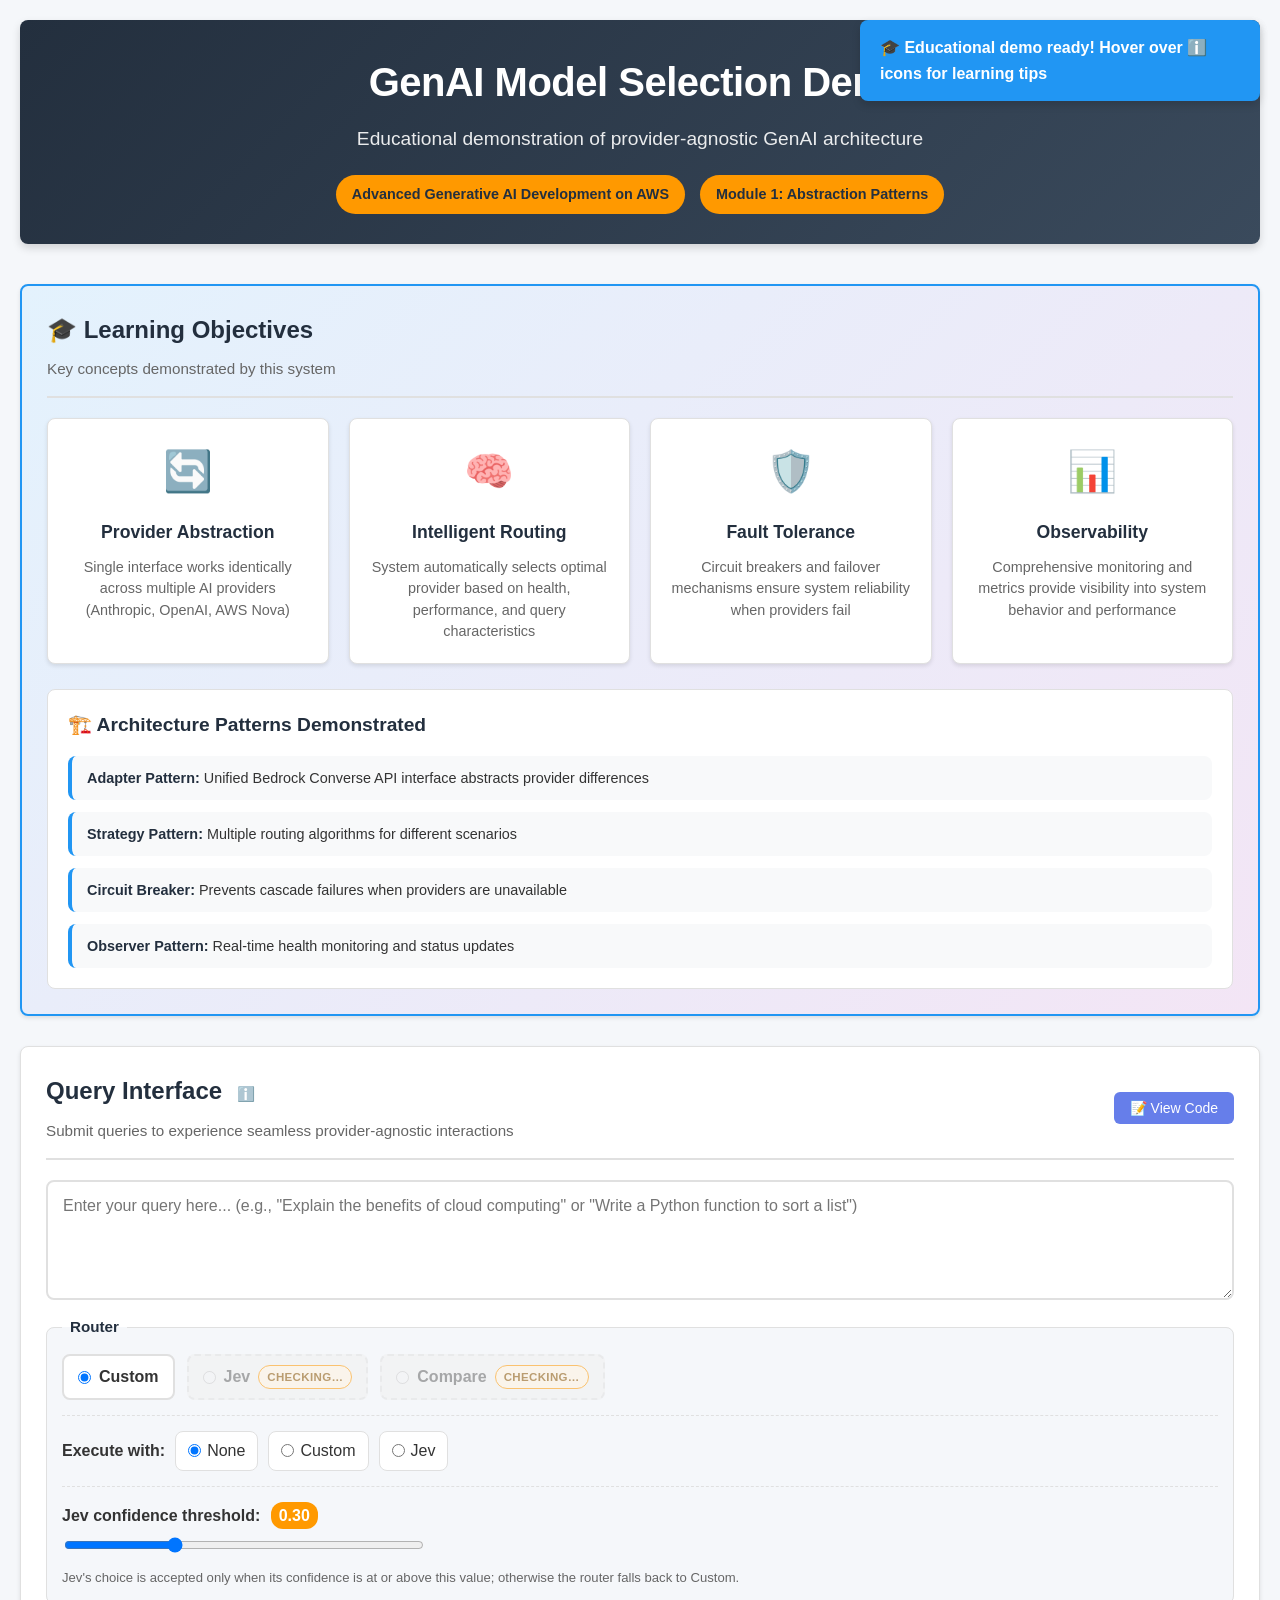
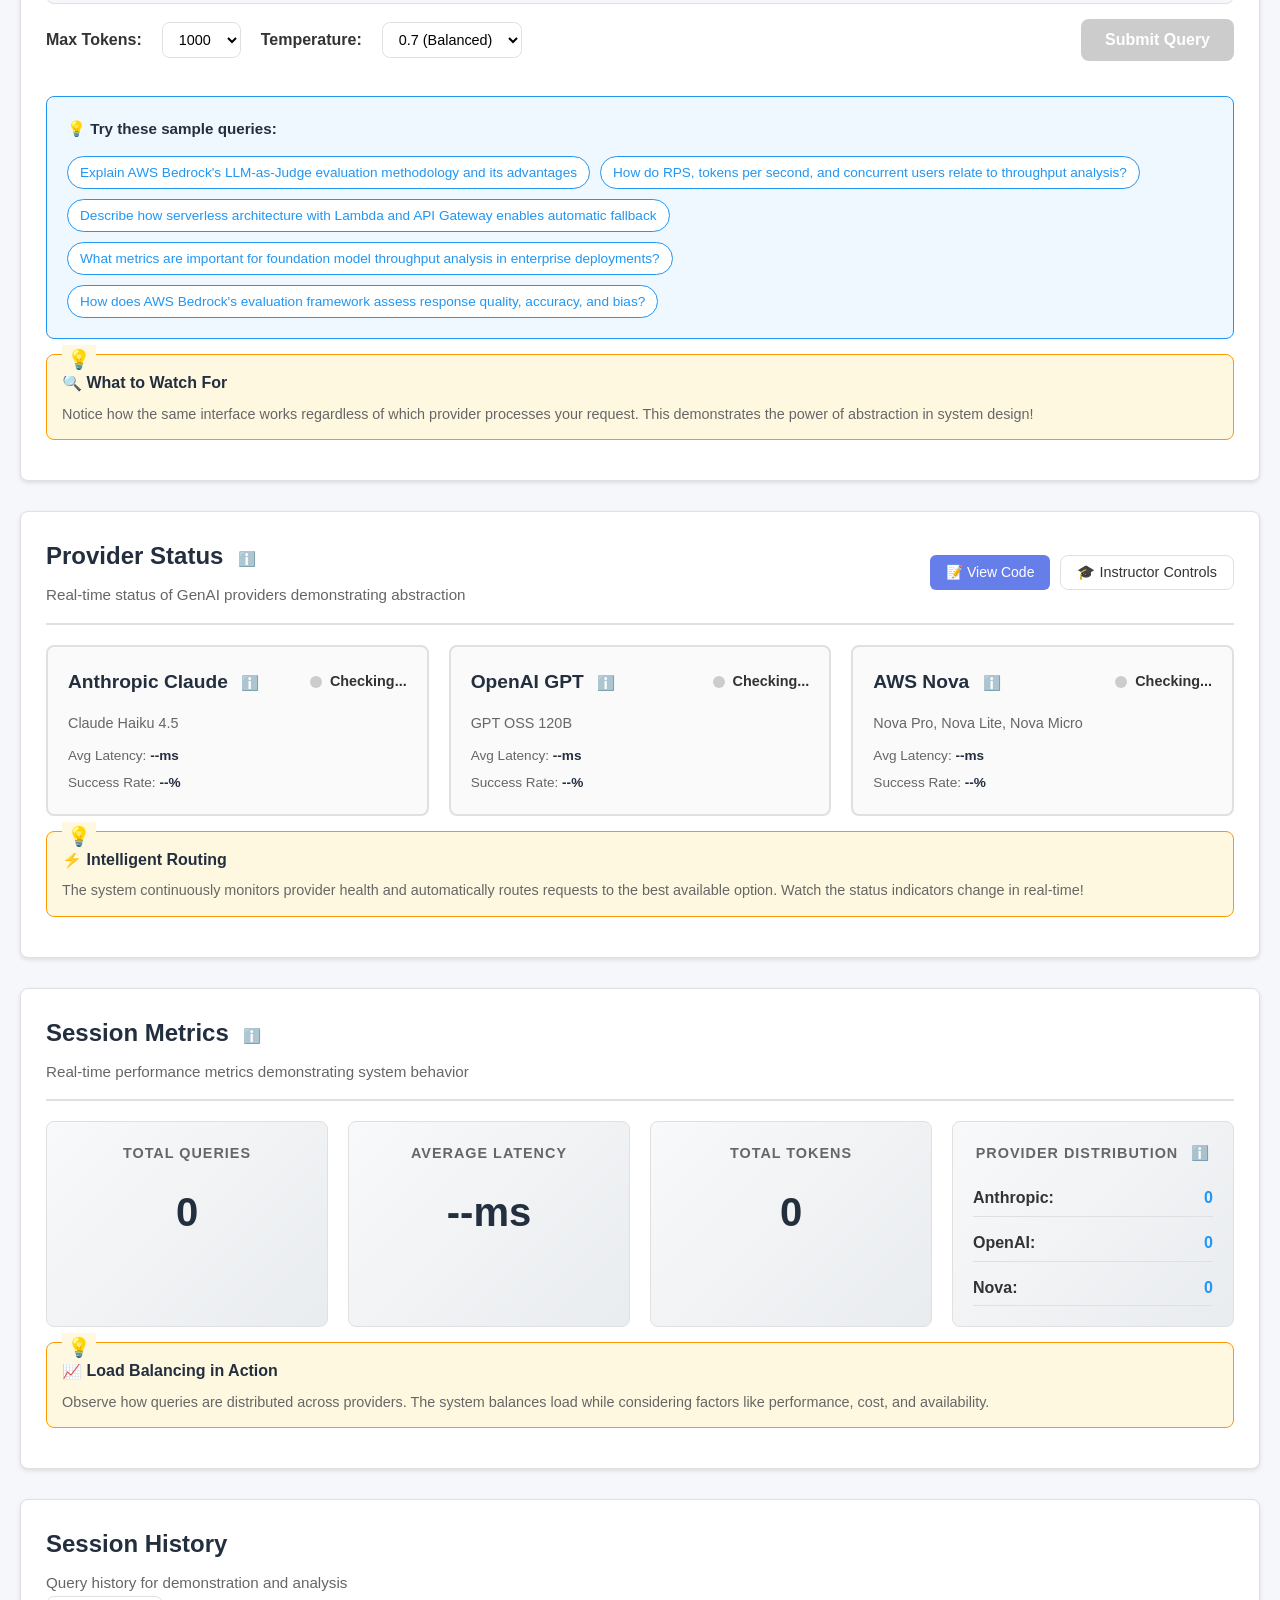
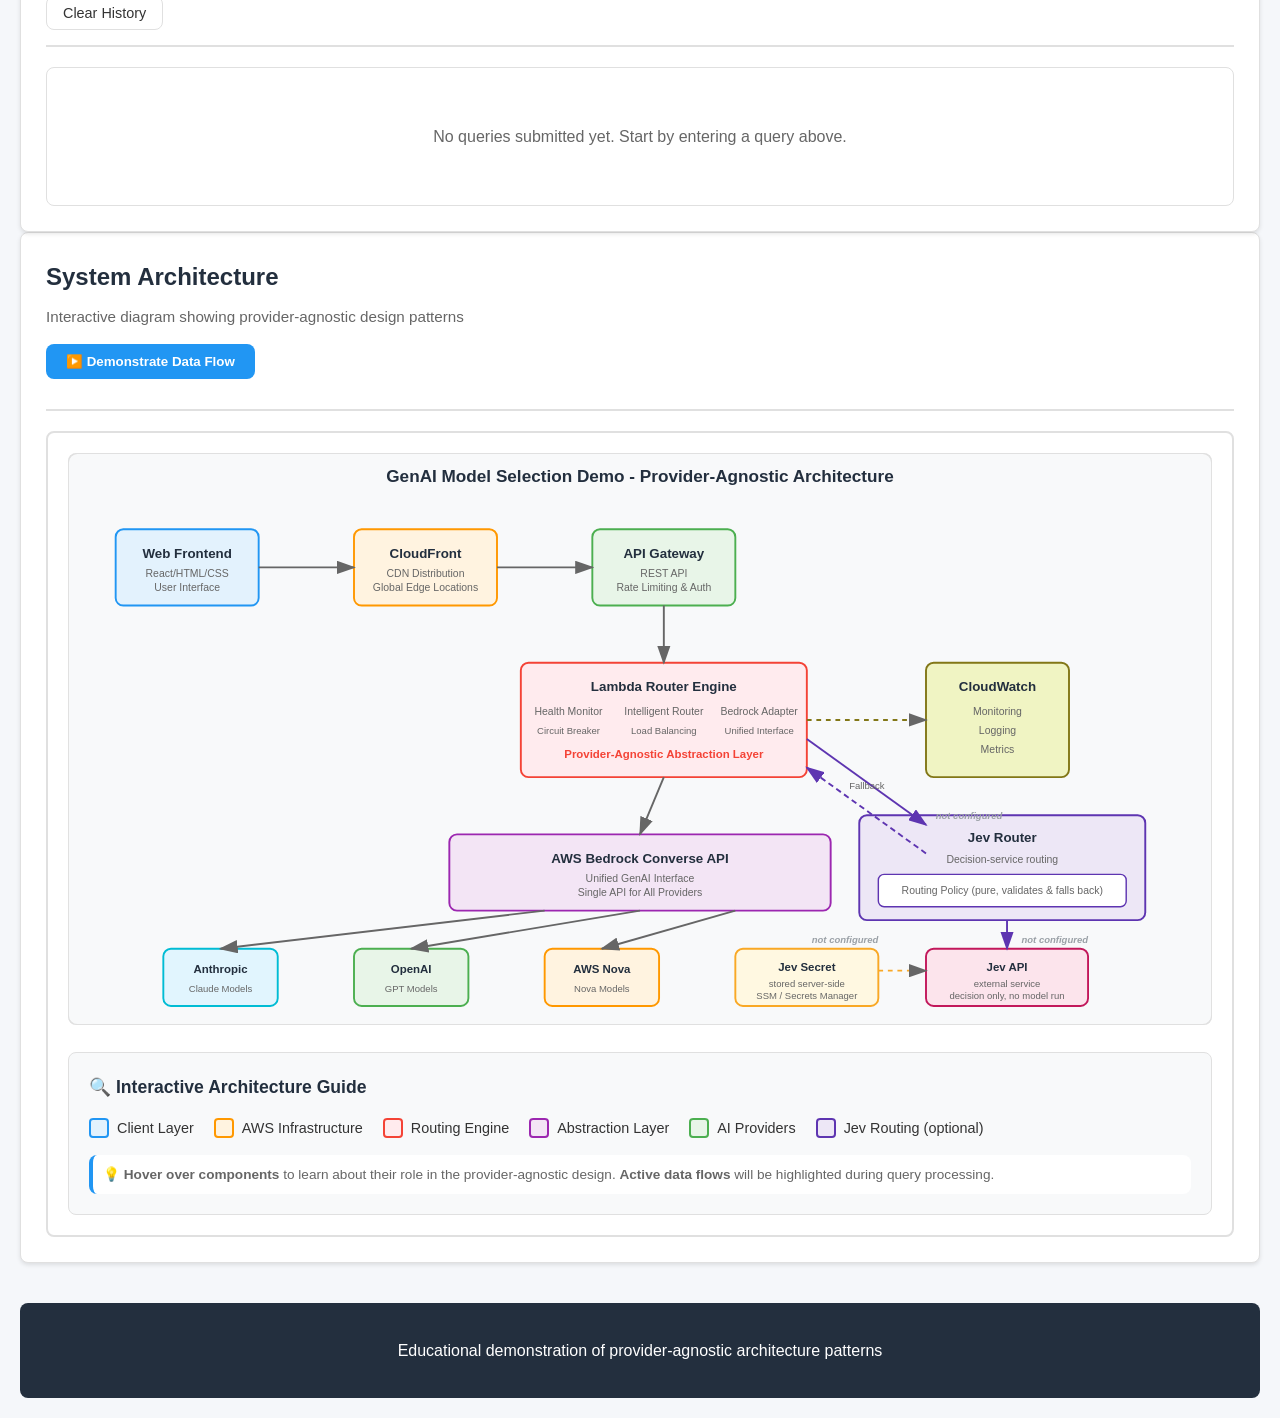
<file: 01_intell_model_select/web/index.html>
<!DOCTYPE html>
<html lang="en">
<head>
    <meta charset="UTF-8">
    <meta name="viewport" content="width=device-width, initial-scale=1.0">
    <title>GenAI Model Selection Demo - Provider-Agnostic Architecture</title>
    <link rel="stylesheet" href="styles.css">
</head>
<body>
    <div id="app">
        <!-- Header Section -->
        <header class="demo-header">
            <h1>GenAI Model Selection Demo</h1>
            <p class="subtitle">Educational demonstration of provider-agnostic GenAI architecture</p>
            <div class="demo-info">
                <span class="info-badge">Advanced Generative AI Development on AWS</span>
                <span class="info-badge">Module 1: Abstraction Patterns</span>
            </div>
        </header>

        <!-- Educational Information Panel -->
        <section class="educational-panel">
            <div class="section-header">
                <h2>🎓 Learning Objectives</h2>
                <p class="section-description">Key concepts demonstrated by this system</p>
            </div>
            
            <div class="learning-objectives">
                <div class="objective-card">
                    <div class="objective-icon">🔄</div>
                    <h3>Provider Abstraction</h3>
                    <p>Single interface works identically across multiple AI providers (Anthropic, OpenAI, AWS Nova)</p>
                </div>
                
                <div class="objective-card">
                    <div class="objective-icon">🧠</div>
                    <h3>Intelligent Routing</h3>
                    <p>System automatically selects optimal provider based on health, performance, and query characteristics</p>
                </div>
                
                <div class="objective-card">
                    <div class="objective-icon">🛡️</div>
                    <h3>Fault Tolerance</h3>
                    <p>Circuit breakers and failover mechanisms ensure system reliability when providers fail</p>
                </div>
                
                <div class="objective-card">
                    <div class="objective-icon">📊</div>
                    <h3>Observability</h3>
                    <p>Comprehensive monitoring and metrics provide visibility into system behavior and performance</p>
                </div>
            </div>
            
            <div class="key-patterns">
                <h3>🏗️ Architecture Patterns Demonstrated</h3>
                <div class="pattern-list">
                    <div class="pattern-item">
                        <strong>Adapter Pattern:</strong> Unified Bedrock Converse API interface abstracts provider differences
                    </div>
                    <div class="pattern-item">
                        <strong>Strategy Pattern:</strong> Multiple routing algorithms for different scenarios
                    </div>
                    <div class="pattern-item">
                        <strong>Circuit Breaker:</strong> Prevents cascade failures when providers are unavailable
                    </div>
                    <div class="pattern-item">
                        <strong>Observer Pattern:</strong> Real-time health monitoring and status updates
                    </div>
                </div>
            </div>
        </section>

        <!-- Main Interface Section -->
        <main class="main-interface">
            <!-- Query Input Section -->
            <section class="query-section">
                <div class="section-header">
                    <div style="display: flex; justify-content: space-between; align-items: center; width: 100%;">
                        <div>
                            <h2>Query Interface 
                                <span class="help-icon" data-tooltip="This interface demonstrates provider-agnostic design - the same interface works identically regardless of which AI provider (Anthropic, OpenAI, or Nova) processes your request.">ℹ️</span>
                            </h2>
                            <p class="section-description">Submit queries to experience seamless provider-agnostic interactions</p>
                        </div>
                        <button class="code-view-btn" onclick="showCodeModal('query-interface')" style="background: #667eea; color: white; border: none; padding: 8px 16px; border-radius: 6px; cursor: pointer; font-size: 14px;">📝 View Code</button>
                    </div>
                </div>
                
                <div class="query-input-container">
                    <textarea 
                        id="queryInput" 
                        placeholder="Enter your query here... (e.g., 'Explain the benefits of cloud computing')"
                        rows="4"
                        maxlength="2000"
                    ></textarea>

                    <!-- Router Mode Selection (Jev comparison feature) -->
                    <fieldset id="routerModeFieldset" class="router-mode-fieldset">
                        <legend class="router-mode-legend">Router</legend>
                        <div id="routerModeGroup" class="router-mode-group" role="radiogroup" aria-label="Router mode">
                            <label class="router-mode-option" for="routerModeCustom">
                                <input type="radio" id="routerModeCustom" name="routerMode" value="custom" checked>
                                <span class="router-mode-label-text">Custom</span>
                            </label>
                            <label class="router-mode-option" for="routerModeJev">
                                <input type="radio" id="routerModeJev" name="routerMode" value="jev">
                                <span class="router-mode-label-text">Jev</span>
                                <span class="router-mode-not-configured" id="jevNotConfiguredLabel" hidden>not configured</span>
                            </label>
                            <label class="router-mode-option" for="routerModeCompare">
                                <input type="radio" id="routerModeCompare" name="routerMode" value="compare">
                                <span class="router-mode-label-text">Compare</span>
                                <span class="router-mode-not-configured" id="compareNotConfiguredLabel" hidden>not configured</span>
                            </label>
                        </div>

                        <!-- Execute-with choice, only relevant in Compare mode -->
                        <div id="executeRouterGroupContainer" class="execute-router-container" hidden>
                            <span class="execute-router-prompt" id="executeRouterLabel">Execute with:</span>
                            <div id="executeRouterGroup" class="execute-router-group" role="radiogroup" aria-labelledby="executeRouterLabel">
                                <label class="execute-router-option" for="executeRouterNone">
                                    <input type="radio" id="executeRouterNone" name="executeRouter" value="none" checked>
                                    <span class="execute-router-label-text">None</span>
                                </label>
                                <label class="execute-router-option" for="executeRouterCustom">
                                    <input type="radio" id="executeRouterCustom" name="executeRouter" value="custom">
                                    <span class="execute-router-label-text">Custom</span>
                                </label>
                                <label class="execute-router-option" for="executeRouterJev">
                                    <input type="radio" id="executeRouterJev" name="executeRouter" value="jev">
                                    <span class="execute-router-label-text">Jev</span>
                                </label>
                            </div>
                        </div>

                        <!-- Privacy notice: shown in Jev and Compare modes -->
                        <p id="jevPrivacyNotice" class="jev-privacy-notice" role="note" hidden>
                            Query text is sent to TypeSafe when using the Jev router.
                        </p>
                        <!-- Recorded-mode label area -->
                        <p id="jevRecordedNotice" class="jev-recorded-notice" role="note" hidden>
                            Recorded sample, not live. Query text is not sent to TypeSafe.
                        </p>

                        <!-- Jev confidence threshold slider. Overrides the server
                             default for the submitted query so a presenter can watch
                             Jev accept its choice vs fall back to the custom router. -->
                        <div id="jevThresholdContainer" class="jev-threshold-container">
                            <label for="jevThresholdSlider" class="jev-threshold-label">
                                Jev confidence threshold:
                                <span id="jevThresholdValue" class="jev-threshold-value">0.30</span>
                            </label>
                            <input type="range" id="jevThresholdSlider" class="jev-threshold-slider"
                                   min="0" max="1" step="0.05" value="0.3"
                                   aria-describedby="jevThresholdHelp">
                            <p id="jevThresholdHelp" class="jev-threshold-help">
                                Jev's choice is accepted only when its confidence is at or above this value; otherwise the router falls back to Custom.
                            </p>
                        </div>
                    </fieldset>

                    <div class="input-controls">
                        <div class="input-options">
                            <label for="maxTokens">Max Tokens:</label>
                            <select id="maxTokens">
                                <option value="500">500</option>
                                <option value="1000" selected>1000</option>
                                <option value="2000">2000</option>
                            </select>
                            
                            <label for="temperature">Temperature:</label>
                            <select id="temperature">
                                <option value="0.3">0.3 (Focused)</option>
                                <option value="0.7" selected>0.7 (Balanced)</option>
                                <option value="1.0">1.0 (Creative)</option>
                            </select>
                        </div>
                        
                        <button id="submitQuery" class="submit-btn" disabled>
                            <span class="btn-text">Submit Query</span>
                            <div class="loading-spinner" style="display: none;"></div>
                        </button>
                    </div>
                </div>
            </section>

            <!-- Provider Status Section -->
            <section class="provider-status-section">
                <div class="section-header">
                    <div style="display: flex; justify-content: space-between; align-items: center; width: 100%;">
                        <div>
                            <h2>Provider Status 
                                <span class="help-icon" data-tooltip="This section shows the health of all three AI providers. Notice how the system automatically routes to healthy providers - this is the abstraction layer in action!">ℹ️</span>
                            </h2>
                            <p class="section-description">Real-time status of GenAI providers demonstrating abstraction</p>
                        </div>
                        <div style="display: flex; gap: 10px;">
                            <button class="code-view-btn" onclick="showCodeModal('provider-status')" style="background: #667eea; color: white; border: none; padding: 8px 16px; border-radius: 6px; cursor: pointer; font-size: 14px;">📝 View Code</button>
                            <button id="toggleAdminPanel" class="admin-toggle" style="margin: 0;">🎓 Instructor Controls</button>
                        </div>
                    </div>
                </div>
                
                <div class="provider-grid">
                    <div class="provider-card" data-provider="anthropic">
                        <div class="provider-header">
                            <h3>Anthropic Claude 
                                <span class="help-icon" data-tooltip="Anthropic's Claude models excel at reasoning and analysis. This demo routes Anthropic requests to Claude Haiku 4.5 (claude-haiku-4-5) through the Bedrock Converse API.">ℹ️</span>
                            </h3>
                            <div class="status-indicator" data-status="unknown">
                                <span class="status-dot"></span>
                                <span class="status-text">Checking...</span>
                            </div>
                        </div>
                        <div class="provider-details">
                            <p class="model-info">Claude Haiku 4.5</p>
                            <div class="provider-metrics">
                                <span class="metric">Avg Latency: <span class="metric-value">--ms</span></span>
                                <span class="metric">Success Rate: <span class="metric-value">--%</span></span>
                            </div>
                        </div>
                    </div>

                    <div class="provider-card" data-provider="openai">
                        <div class="provider-header">
                            <h3>OpenAI GPT 
                                <span class="help-icon" data-tooltip="OpenAI's GPT OSS 120B model provides strong performance across reasoning, code generation, and creative tasks with excellent reliability.">ℹ️</span>
                            </h3>
                            <div class="status-indicator" data-status="unknown">
                                <span class="status-dot"></span>
                                <span class="status-text">Checking...</span>
                            </div>
                        </div>
                        <div class="provider-details">
                            <p class="model-info">GPT OSS 120B</p>
                            <div class="provider-metrics">
                                <span class="metric">Avg Latency: <span class="metric-value">--ms</span></span>
                                <span class="metric">Success Rate: <span class="metric-value">--%</span></span>
                            </div>
                        </div>
                    </div>

                    <div class="provider-card" data-provider="nova">
                        <div class="provider-header">
                            <h3>AWS Nova 
                                <span class="help-icon" data-tooltip="AWS Nova models are optimized for cost-effectiveness and integration with AWS services. Nova Pro for complex tasks, Nova Lite for balanced performance, and Nova Micro for simple queries.">ℹ️</span>
                            </h3>
                            <div class="status-indicator" data-status="unknown">
                                <span class="status-dot"></span>
                                <span class="status-text">Checking...</span>
                            </div>
                        </div>
                        <div class="provider-details">
                            <p class="model-info">Nova Pro, Nova Lite, Nova Micro</p>
                            <div class="provider-metrics">
                                <span class="metric">Avg Latency: <span class="metric-value">--ms</span></span>
                                <span class="metric">Success Rate: <span class="metric-value">--%</span></span>
                            </div>
                        </div>
                    </div>
                </div>
                
                <!-- Instructor Controls (Initially Hidden) -->
                <div class="admin-section" style="display: none; margin-top: 20px;">
                    <div class="admin-controls">
                        <div class="control-group">
                            <h3>Provider Simulation Controls</h3>
                            <div class="simulation-controls">
                                <div class="simulation-item">
                                    <label class="switch">
                                        <input type="checkbox" id="simulateAnthropicFailure">
                                        <span class="slider"></span>
                                    </label>
                                    <span class="simulation-label">Simulate Anthropic Failure</span>
                                </div>
                                <div class="simulation-item">
                                    <label class="switch">
                                        <input type="checkbox" id="simulateOpenAIFailure">
                                        <span class="slider"></span>
                                    </label>
                                    <span class="simulation-label">Simulate OpenAI Failure</span>
                                </div>
                                <div class="simulation-item">
                                    <label class="switch">
                                        <input type="checkbox" id="simulateNovaFailure">
                                        <span class="slider"></span>
                                    </label>
                                    <span class="simulation-label">Simulate Nova Failure</span>
                                </div>
                            </div>
                            <button id="resetSimulations" class="reset-btn">Reset All Simulations</button>
                            
                            <div class="simulation-impact">
                                <h5>📚 What Students Will Observe:</h5>
                                <ul>
                                    <li>Automatic failover to healthy providers</li>
                                    <li>Circuit breaker pattern preventing requests to failed services</li>
                                    <li>Load redistribution across available providers</li>
                                    <li>System resilience and graceful degradation</li>
                                    <li>Real-time status monitoring and alerting</li>
                                </ul>
                            </div>
                        </div>
                    </div>
                </div>
            </section>

            <!-- Routing Comparison Section (Jev comparison feature) -->
            <section id="comparisonSection" class="comparison-section" aria-live="polite" hidden>
                <div class="section-header">
                    <h2>Routing Comparison</h2>
                    <p class="section-description">Side-by-side routing decisions from the Custom and Jev routers</p>
                </div>

                <!-- Agreement / disagreement banner -->
                <div id="comparisonAgreement" class="comparison-agreement" role="status" hidden>
                    <span class="comparison-agreement-icon" id="comparisonAgreementIcon" aria-hidden="true"></span>
                    <span class="comparison-agreement-text" id="comparisonAgreementText"></span>
                </div>

                <div id="comparisonPanels" class="comparison-panels">
                    <!-- Custom router panel -->
                    <div id="comparisonPanelCustom" class="comparison-panel" data-router="custom">
                        <h3 class="comparison-panel-title">Custom Router</h3>
                        <dl class="comparison-panel-fields">
                            <div class="comparison-field">
                                <dt>Model</dt>
                                <dd id="comparisonCustomModel">--</dd>
                            </div>
                            <div class="comparison-field">
                                <dt>Confidence</dt>
                                <dd id="comparisonCustomConfidence">--</dd>
                            </div>
                            <div class="comparison-field">
                                <dt>Routing Latency</dt>
                                <dd id="comparisonCustomLatency">--</dd>
                            </div>
                        </dl>
                        <div class="comparison-reasoning">
                            <h4>Reasoning</h4>
                            <ul id="comparisonCustomReasoning" class="comparison-reasoning-list"></ul>
                        </div>
                    </div>

                    <!-- Jev router panel -->
                    <div id="comparisonPanelJev" class="comparison-panel" data-router="jev">
                        <h3 class="comparison-panel-title" id="comparisonJevTitle">Jev Router</h3>
                        <p id="comparisonJevFallbackLabel" class="comparison-fallback-label" hidden>Fallback to Custom</p>
                        <dl class="comparison-panel-fields">
                            <div class="comparison-field">
                                <dt>Model</dt>
                                <dd id="comparisonJevModel">--</dd>
                            </div>
                            <div class="comparison-field">
                                <dt>Confidence</dt>
                                <dd id="comparisonJevConfidence">--</dd>
                            </div>
                            <div class="comparison-field">
                                <dt>Routing Latency</dt>
                                <dd id="comparisonJevLatency">--</dd>
                            </div>
                        </dl>
                        <div class="comparison-reasoning">
                            <h4>Reasoning</h4>
                            <ul id="comparisonJevReasoning" class="comparison-reasoning-list"></ul>
                        </div>
                    </div>
                </div>

                <!-- Execute-after-compare actions (shown when no router was executed) -->
                <div id="comparisonRunActions" class="comparison-run-actions" hidden>
                    <p class="comparison-run-prompt">Execute this query with:</p>
                    <button type="button" id="runWithCustomBtn" class="comparison-run-btn">Run with Custom</button>
                    <button type="button" id="runWithJevBtn" class="comparison-run-btn">Run with Jev</button>
                </div>
            </section>

            <!-- Response Section -->
            <section class="response-section" style="display: none;">
                <div class="section-header">
                    <h2>Response</h2>
                    <p class="section-description">GenAI response with transparent provider information</p>
                </div>
                
                <div class="response-container">
                    <div class="response-metadata">
                        <div class="metadata-item">
                            <span class="metadata-label">Provider Used:</span>
                            <span class="metadata-value" id="responseProvider">--</span>
                        </div>
                        <div class="metadata-item">
                            <span class="metadata-label">Model:</span>
                            <span class="metadata-value" id="responseModel">--</span>
                        </div>
                        <div class="metadata-item">
                            <span class="metadata-label">Tokens Used:</span>
                            <span class="metadata-value" id="responseTokens">--</span>
                        </div>
                        <div class="metadata-item">
                            <span class="metadata-label">Latency:</span>
                            <span class="metadata-value" id="responseLatency">--ms</span>
                        </div>
                        <div class="metadata-item">
                            <span class="metadata-label">Timestamp:</span>
                            <span class="metadata-value" id="responseTimestamp">--</span>
                        </div>
                    </div>
                    
                    <div class="response-content">
                        <div id="responseText" class="response-text"></div>
                    </div>
                </div>
            </section>

            <!-- Metrics Dashboard Section -->
            <section class="metrics-section">
                <div class="section-header">
                    <h2>Session Metrics 
                        <span class="help-icon" data-tooltip="These metrics show how the system distributes load across providers and maintains performance. Notice how the system balances between providers automatically!">ℹ️</span>
                    </h2>
                    <p class="section-description">Real-time performance metrics demonstrating system behavior</p>
                </div>
                
                <div class="metrics-grid">
                    <div class="metric-card">
                        <h3>Total Queries</h3>
                        <div class="metric-value-large" id="totalQueries">0</div>
                    </div>
                    <div class="metric-card">
                        <h3>Average Latency</h3>
                        <div class="metric-value-large" id="avgLatency">--ms</div>
                    </div>
                    <div class="metric-card">
                        <h3>Total Tokens</h3>
                        <div class="metric-value-large" id="totalTokens">0</div>
                    </div>
                    <div class="metric-card">
                        <h3>Provider Distribution 
                            <span class="help-icon" data-tooltip="This shows how queries are distributed across providers. The intelligent routing algorithm considers factors like health, performance, and query characteristics.">ℹ️</span>
                        </h3>
                        <div class="provider-distribution" id="providerDistribution">
                            <div class="distribution-item">
                                <span class="provider-name">Anthropic:</span>
                                <span class="provider-count">0</span>
                            </div>
                            <div class="distribution-item">
                                <span class="provider-name">OpenAI:</span>
                                <span class="provider-count">0</span>
                            </div>
                            <div class="distribution-item">
                                <span class="provider-name">Nova:</span>
                                <span class="provider-count">0</span>
                            </div>
                        </div>
                    </div>
                </div>
            </section>

            <!-- Session History Section -->
            <section class="history-section">
                <div class="section-header">
                    <h2>Session History</h2>
                    <p class="section-description">Query history for demonstration and analysis</p>
                    <button id="clearHistory" class="clear-btn">Clear History</button>
                </div>
                
                <div class="history-container">
                    <div id="historyList" class="history-list">
                        <div class="history-empty">
                            <p>No queries submitted yet. Start by entering a query above.</p>
                        </div>
                    </div>
                </div>
            </section>

        </main>

        <!-- Architecture Diagram Section -->
        <section class="architecture-section">
            <div class="section-header">
                <h2>System Architecture</h2>
                <p class="section-description">Interactive diagram showing provider-agnostic design patterns</p>
            </div>
            
            <div class="architecture-container">
                <div id="architectureDiagram" class="architecture-diagram">
                    <svg viewBox="0 0 1200 600" xmlns="http://www.w3.org/2000/svg">
                        <!-- Background -->
                        <rect width="1200" height="600" fill="#F8F9FA" stroke="#E0E0E0" stroke-width="2" rx="10"/>
                        
                        <!-- Title -->
                        <text x="600" y="30" text-anchor="middle" class="diagram-title">
                            GenAI Model Selection Demo - Provider-Agnostic Architecture
                        </text>
                        
                        <!-- Client Layer -->
                        <g id="client-layer">
                            <rect x="50" y="80" width="150" height="80" fill="#E3F2FD" stroke="#2196F3" stroke-width="2" rx="8" class="component-box"/>
                            <text x="125" y="110" text-anchor="middle" class="component-title">Web Frontend</text>
                            <text x="125" y="130" text-anchor="middle" class="component-subtitle">React/HTML/CSS</text>
                            <text x="125" y="145" text-anchor="middle" class="component-subtitle">User Interface</text>
                        </g>
                        
                        <!-- CloudFront -->
                        <g id="cloudfront-layer">
                            <rect x="300" y="80" width="150" height="80" fill="#FFF3E0" stroke="#FF9800" stroke-width="2" rx="8" class="component-box"/>
                            <text x="375" y="110" text-anchor="middle" class="component-title">CloudFront</text>
                            <text x="375" y="130" text-anchor="middle" class="component-subtitle">CDN Distribution</text>
                            <text x="375" y="145" text-anchor="middle" class="component-subtitle">Global Edge Locations</text>
                        </g>
                        
                        <!-- API Gateway -->
                        <g id="api-gateway-layer">
                            <rect x="550" y="80" width="150" height="80" fill="#E8F5E8" stroke="#4CAF50" stroke-width="2" rx="8" class="component-box"/>
                            <text x="625" y="110" text-anchor="middle" class="component-title">API Gateway</text>
                            <text x="625" y="130" text-anchor="middle" class="component-subtitle">REST API</text>
                            <text x="625" y="145" text-anchor="middle" class="component-subtitle">Rate Limiting & Auth</text>
                        </g>
                        
                        <!-- Lambda Router -->
                        <g id="lambda-router-layer">
                            <rect x="475" y="220" width="300" height="120" fill="#FFEBEE" stroke="#F44336" stroke-width="2" rx="8" class="component-box"/>
                            <text x="625" y="250" text-anchor="middle" class="component-title">Lambda Router Engine</text>
                            <text x="525" y="275" text-anchor="middle" class="component-subtitle">Health Monitor</text>
                            <text x="625" y="275" text-anchor="middle" class="component-subtitle">Intelligent Router</text>
                            <text x="725" y="275" text-anchor="middle" class="component-subtitle">Bedrock Adapter</text>
                            <text x="525" y="295" text-anchor="middle" class="component-detail">Circuit Breaker</text>
                            <text x="625" y="295" text-anchor="middle" class="component-detail">Load Balancing</text>
                            <text x="725" y="295" text-anchor="middle" class="component-detail">Unified Interface</text>
                            <text x="625" y="320" text-anchor="middle" class="component-highlight">Provider-Agnostic Abstraction Layer</text>
                        </g>
                        
                        <!-- Bedrock Service -->
                        <g id="bedrock-layer">
                            <rect x="400" y="400" width="400" height="80" fill="#F3E5F5" stroke="#9C27B0" stroke-width="2" rx="8" class="component-box"/>
                            <text x="600" y="430" text-anchor="middle" class="component-title">AWS Bedrock Converse API</text>
                            <text x="600" y="450" text-anchor="middle" class="component-subtitle">Unified GenAI Interface</text>
                            <text x="600" y="465" text-anchor="middle" class="component-subtitle">Single API for All Providers</text>
                        </g>
                        
                        <!-- Provider Services -->
                        <g id="provider-services">
                            <!-- Anthropic -->
                            <g id="anthropic-provider">
                                <rect x="100" y="520" width="120" height="60" fill="#E1F5FE" stroke="#00BCD4" stroke-width="2" rx="8" class="provider-box"/>
                                <text x="160" y="545" text-anchor="middle" class="provider-title">Anthropic</text>
                                <text x="160" y="565" text-anchor="middle" class="provider-subtitle">Claude Models</text>
                            </g>
                            
                            <!-- OpenAI -->
                            <g id="openai-provider">
                                <rect x="300" y="520" width="120" height="60" fill="#E8F5E8" stroke="#4CAF50" stroke-width="2" rx="8" class="provider-box"/>
                                <text x="360" y="545" text-anchor="middle" class="provider-title">OpenAI</text>
                                <text x="360" y="565" text-anchor="middle" class="provider-subtitle">GPT Models</text>
                            </g>
                            
                            <!-- AWS Nova -->
                            <g id="nova-provider">
                                <rect x="500" y="520" width="120" height="60" fill="#FFF3E0" stroke="#FF9800" stroke-width="2" rx="8" class="provider-box"/>
                                <text x="560" y="545" text-anchor="middle" class="provider-title">AWS Nova</text>
                                <text x="560" y="565" text-anchor="middle" class="provider-subtitle">Nova Models</text>
                            </g>
                        </g>
                        
                        <!-- Monitoring -->
                        <g id="monitoring-layer">
                            <rect x="900" y="220" width="150" height="120" fill="#F0F4C3" stroke="#827717" stroke-width="2" rx="8" class="component-box"/>
                            <text x="975" y="250" text-anchor="middle" class="component-title">CloudWatch</text>
                            <text x="975" y="275" text-anchor="middle" class="component-subtitle">Monitoring</text>
                            <text x="975" y="295" text-anchor="middle" class="component-subtitle">Logging</text>
                            <text x="975" y="315" text-anchor="middle" class="component-subtitle">Metrics</text>
                        </g>
                        
                        <!-- Jev Router (alternative routing path, decision service) -->
                        <g id="jev-router-layer">
                            <rect x="830" y="380" width="300" height="110" fill="#EDE7F6" stroke="#5E35B1" stroke-width="2" rx="8" class="component-box"/>
                            <text x="980" y="408" text-anchor="middle" class="component-title">Jev Router</text>
                            <text x="980" y="430" text-anchor="middle" class="component-subtitle">Decision-service routing</text>
                            <!-- Routing_Policy sub-component -->
                            <rect x="850" y="442" width="260" height="34" fill="#FFFFFF" stroke="#5E35B1" stroke-width="1.5" rx="6" class="component-box" id="jev-routing-policy-box"/>
                            <text x="980" y="463" text-anchor="middle" class="component-subtitle">Routing Policy (pure, validates &amp; falls back)</text>
                            <text x="980" y="384" text-anchor="end" class="component-not-configured" id="jevRouterNotConfigured" visibility="hidden">not configured</text>
                        </g>

                        <!-- Jev API (external decision service) -->
                        <g id="jev-api-layer">
                            <rect x="900" y="520" width="170" height="60" fill="#FCE4EC" stroke="#C2185B" stroke-width="2" rx="8" class="component-box"/>
                            <text x="985" y="543" text-anchor="middle" class="provider-title">Jev API</text>
                            <text x="985" y="560" text-anchor="middle" class="provider-subtitle">external service</text>
                            <text x="985" y="573" text-anchor="middle" class="component-detail">decision only, no model run</text>
                            <text x="1070" y="514" text-anchor="end" class="component-not-configured" id="jevApiNotConfigured" visibility="hidden">not configured</text>
                        </g>

                        <!-- Jev Secret (stored server-side) -->
                        <g id="jev-secret-layer">
                            <rect x="700" y="520" width="150" height="60" fill="#FFF8E1" stroke="#F9A825" stroke-width="2" rx="8" class="component-box"/>
                            <text x="775" y="543" text-anchor="middle" class="provider-title">Jev Secret</text>
                            <text x="775" y="560" text-anchor="middle" class="provider-subtitle">stored server-side</text>
                            <text x="775" y="573" text-anchor="middle" class="component-detail">SSM / Secrets Manager</text>
                            <text x="850" y="514" text-anchor="end" class="component-not-configured" id="jevSecretNotConfigured" visibility="hidden">not configured</text>
                        </g>

                        <!-- Data Flow Arrows -->
                        <defs>
                            <marker id="arrowhead" markerWidth="10" markerHeight="7" refX="9" refY="3.5" orient="auto">
                                <polygon points="0 0, 10 3.5, 0 7" fill="#666"/>
                            </marker>
                            <marker id="active-arrowhead" markerWidth="10" markerHeight="7" refX="9" refY="3.5" orient="auto">
                                <polygon points="0 0, 10 3.5, 0 7" fill="#4CAF50"/>
                            </marker>
                        </defs>
                        
                        <!-- Request Flow -->
                        <g id="request-flow" class="flow-arrows">
                            <line x1="200" y1="120" x2="300" y2="120" stroke="#666" stroke-width="2" marker-end="url(#arrowhead)" class="flow-line"/>
                            <line x1="450" y1="120" x2="550" y2="120" stroke="#666" stroke-width="2" marker-end="url(#arrowhead)" class="flow-line"/>
                            <line x1="625" y1="160" x2="625" y2="220" stroke="#666" stroke-width="2" marker-end="url(#arrowhead)" class="flow-line"/>
                            <line x1="625" y1="340" x2="600" y2="400" stroke="#666" stroke-width="2" marker-end="url(#arrowhead)" class="flow-line"/>
                        </g>
                        
                        <!-- Jev routing flow -->
                        <defs>
                            <marker id="jev-arrowhead" markerWidth="10" markerHeight="7" refX="9" refY="3.5" orient="auto">
                                <polygon points="0 0, 10 3.5, 0 7" fill="#5E35B1"/>
                            </marker>
                        </defs>
                        <g id="jev-flow" class="jev-flows">
                            <!-- Lambda Router dispatches to the Jev Router (jev / compare modes) -->
                            <line x1="775" y1="300" x2="900" y2="390" stroke="#5E35B1" stroke-width="2" marker-end="url(#jev-arrowhead)" class="flow-line"/>
                            <!-- Jev Router calls the external Jev API for a decision -->
                            <line x1="985" y1="490" x2="985" y2="520" stroke="#5E35B1" stroke-width="2" marker-end="url(#jev-arrowhead)" class="flow-line"/>
                            <!-- Jev Secret is read server-side to authorise the Jev call -->
                            <line x1="850" y1="543" x2="900" y2="543" stroke="#F9A825" stroke-width="2" marker-end="url(#arrowhead)" stroke-dasharray="5,5" class="flow-line"/>
                            <!-- Fallback: an unusable Jev answer falls back to the Custom Router -->
                            <line x1="900" y1="420" x2="775" y2="330" stroke="#5E35B1" stroke-width="2" marker-end="url(#jev-arrowhead)" stroke-dasharray="6,4" class="flow-line" id="jev-fallback-line"/>
                            <text x="838" y="352" text-anchor="middle" class="component-detail" id="jev-fallback-label">Fallback</text>
                        </g>

                        <!-- Provider Connections -->
                        <g id="provider-connections" class="provider-flows">
                            <line x1="500" y1="480" x2="160" y2="520" stroke="#666" stroke-width="2" marker-end="url(#arrowhead)" class="provider-line" id="anthropic-line"/>
                            <line x1="600" y1="480" x2="360" y2="520" stroke="#666" stroke-width="2" marker-end="url(#arrowhead)" class="provider-line" id="meta-line"/>
                            <line x1="700" y1="480" x2="560" y2="520" stroke="#666" stroke-width="2" marker-end="url(#arrowhead)" class="provider-line" id="nova-line"/>
                        </g>
                        
                        <!-- Monitoring Connection -->
                        <line x1="775" y1="280" x2="900" y2="280" stroke="#827717" stroke-width="2" marker-end="url(#arrowhead)" stroke-dasharray="5,5"/>
                        
                        <!-- Interactive Tooltips (invisible rectangles for hover areas) -->
                        <rect x="50" y="80" width="150" height="80" fill="transparent" class="tooltip-area" data-tooltip="Web Frontend: User interface built with HTML/CSS/JavaScript. Provides a consistent experience regardless of which AI provider processes requests."/>
                        <rect x="300" y="80" width="150" height="80" fill="transparent" class="tooltip-area" data-tooltip="CloudFront: AWS CDN service that distributes the web frontend globally for fast loading times and improved user experience."/>
                        <rect x="550" y="80" width="150" height="80" fill="transparent" class="tooltip-area" data-tooltip="API Gateway: Manages API requests with authentication, rate limiting, and request validation. Provides a single entry point for all client requests."/>
                        <rect x="475" y="220" width="300" height="120" fill="transparent" class="tooltip-area" data-tooltip="Lambda Router Engine: The core intelligence of the system. Monitors provider health, implements circuit breakers, and routes requests to optimal providers using the unified Bedrock interface."/>
                        <rect x="400" y="400" width="400" height="80" fill="transparent" class="tooltip-area" data-tooltip="AWS Bedrock Converse API: Unified interface that abstracts differences between AI providers. Single API call format works with Anthropic, OpenAI, and Nova models."/>
                        <rect x="100" y="520" width="120" height="60" fill="transparent" class="tooltip-area" data-tooltip="Anthropic Claude: Advanced reasoning and analysis capabilities. This demo tests Claude Haiku 4.5 (claude-haiku-4-5)."/>
                        <rect x="300" y="520" width="120" height="60" fill="transparent" class="tooltip-area" data-tooltip="OpenAI GPT: GPT OSS 120B model provides strong performance across reasoning, code generation, and creative tasks with excellent reliability."/>
                        <rect x="500" y="520" width="120" height="60" fill="transparent" class="tooltip-area" data-tooltip="AWS Nova: Cost-effective models optimized for AWS integration. Nova Pro for complex tasks, Nova Lite for balanced performance, Nova Micro for simple queries."/>
                        <rect x="900" y="220" width="150" height="120" fill="transparent" class="tooltip-area" data-tooltip="CloudWatch: Comprehensive monitoring and logging. Tracks system performance, provider health, routing decisions, and provides real-time dashboards."/>
                        <rect x="830" y="380" width="300" height="60" fill="transparent" class="tooltip-area" data-tooltip="Jev Router: Alternative routing path for jev and compare modes. Sends the query and its characteristics to the external Jev decision service and validates the answer before use. Click to view the Jev client request code."/>
                        <rect x="850" y="442" width="260" height="34" fill="transparent" class="tooltip-area" data-tooltip="Routing Policy: A pure function that validates the Jev answer against the candidate catalogue, the confidence threshold, and the current health state, and falls back to the Custom Router when the answer is unusable. Click to view the Routing Policy code."/>
                        <rect x="900" y="520" width="170" height="60" fill="transparent" class="tooltip-area" data-tooltip="Jev API: External decision service. It returns a decision only and does not run the model. Click to view the Jev Choice question construction."/>
                        <rect x="700" y="520" width="150" height="60" fill="transparent" class="tooltip-area" data-tooltip="Jev Secret: The TypeSafe API key, stored server-side in SSM Parameter Store or Secrets Manager. It is read server-side and never sent to the browser."/>
                    </svg>
                    
                    <!-- Legend -->
                    <div class="diagram-legend">
                        <h4>🔍 Interactive Architecture Guide</h4>
                        <div class="legend-items">
                            <div class="legend-item">
                                <div class="legend-color" style="background: #E3F2FD; border: 2px solid #2196F3;"></div>
                                <span>Client Layer</span>
                            </div>
                            <div class="legend-item">
                                <div class="legend-color" style="background: #FFF3E0; border: 2px solid #FF9800;"></div>
                                <span>AWS Infrastructure</span>
                            </div>
                            <div class="legend-item">
                                <div class="legend-color" style="background: #FFEBEE; border: 2px solid #F44336;"></div>
                                <span>Routing Engine</span>
                            </div>
                            <div class="legend-item">
                                <div class="legend-color" style="background: #F3E5F5; border: 2px solid #9C27B0;"></div>
                                <span>Abstraction Layer</span>
                            </div>
                            <div class="legend-item">
                                <div class="legend-color" style="background: #E8F5E8; border: 2px solid #4CAF50;"></div>
                                <span>AI Providers</span>
                            </div>
                            <div class="legend-item">
                                <div class="legend-color" style="background: #EDE7F6; border: 2px solid #5E35B1;"></div>
                                <span>Jev Routing (optional)</span>
                            </div>
                        </div>
                        <p class="legend-note">
                            💡 <strong>Hover over components</strong> to learn about their role in the provider-agnostic design.
                            <strong>Active data flows</strong> will be highlighted during query processing.
                        </p>
                    </div>
                </div>
            </div>
        </section>

        <!-- Footer -->
        <footer class="demo-footer">
            <p>Educational demonstration of provider-agnostic architecture patterns</p>
        </footer>
    </div>

    <!-- Toast Notifications -->
    <div id="toastContainer" class="toast-container"></div>

    <!-- Code Viewer Modal -->
    <div id="codeModal" class="code-modal" style="display: none;">
        <div class="code-modal-content">
            <div class="code-modal-header">
                <h2 id="codeModalTitle">Lambda Code</h2>
                <button class="code-modal-close" onclick="document.getElementById('codeModal').style.display='none'">&times;</button>
            </div>
            <div class="code-modal-body">
                <pre id="codeModalCode"><code></code></pre>
            </div>
            <div class="code-modal-footer">
                <p>💡 This code demonstrates production-ready patterns for GenAI routing and provider abstraction</p>
            </div>
        </div>
    </div>

    <script src="app.js"></script>
</body>
</html>
</file>
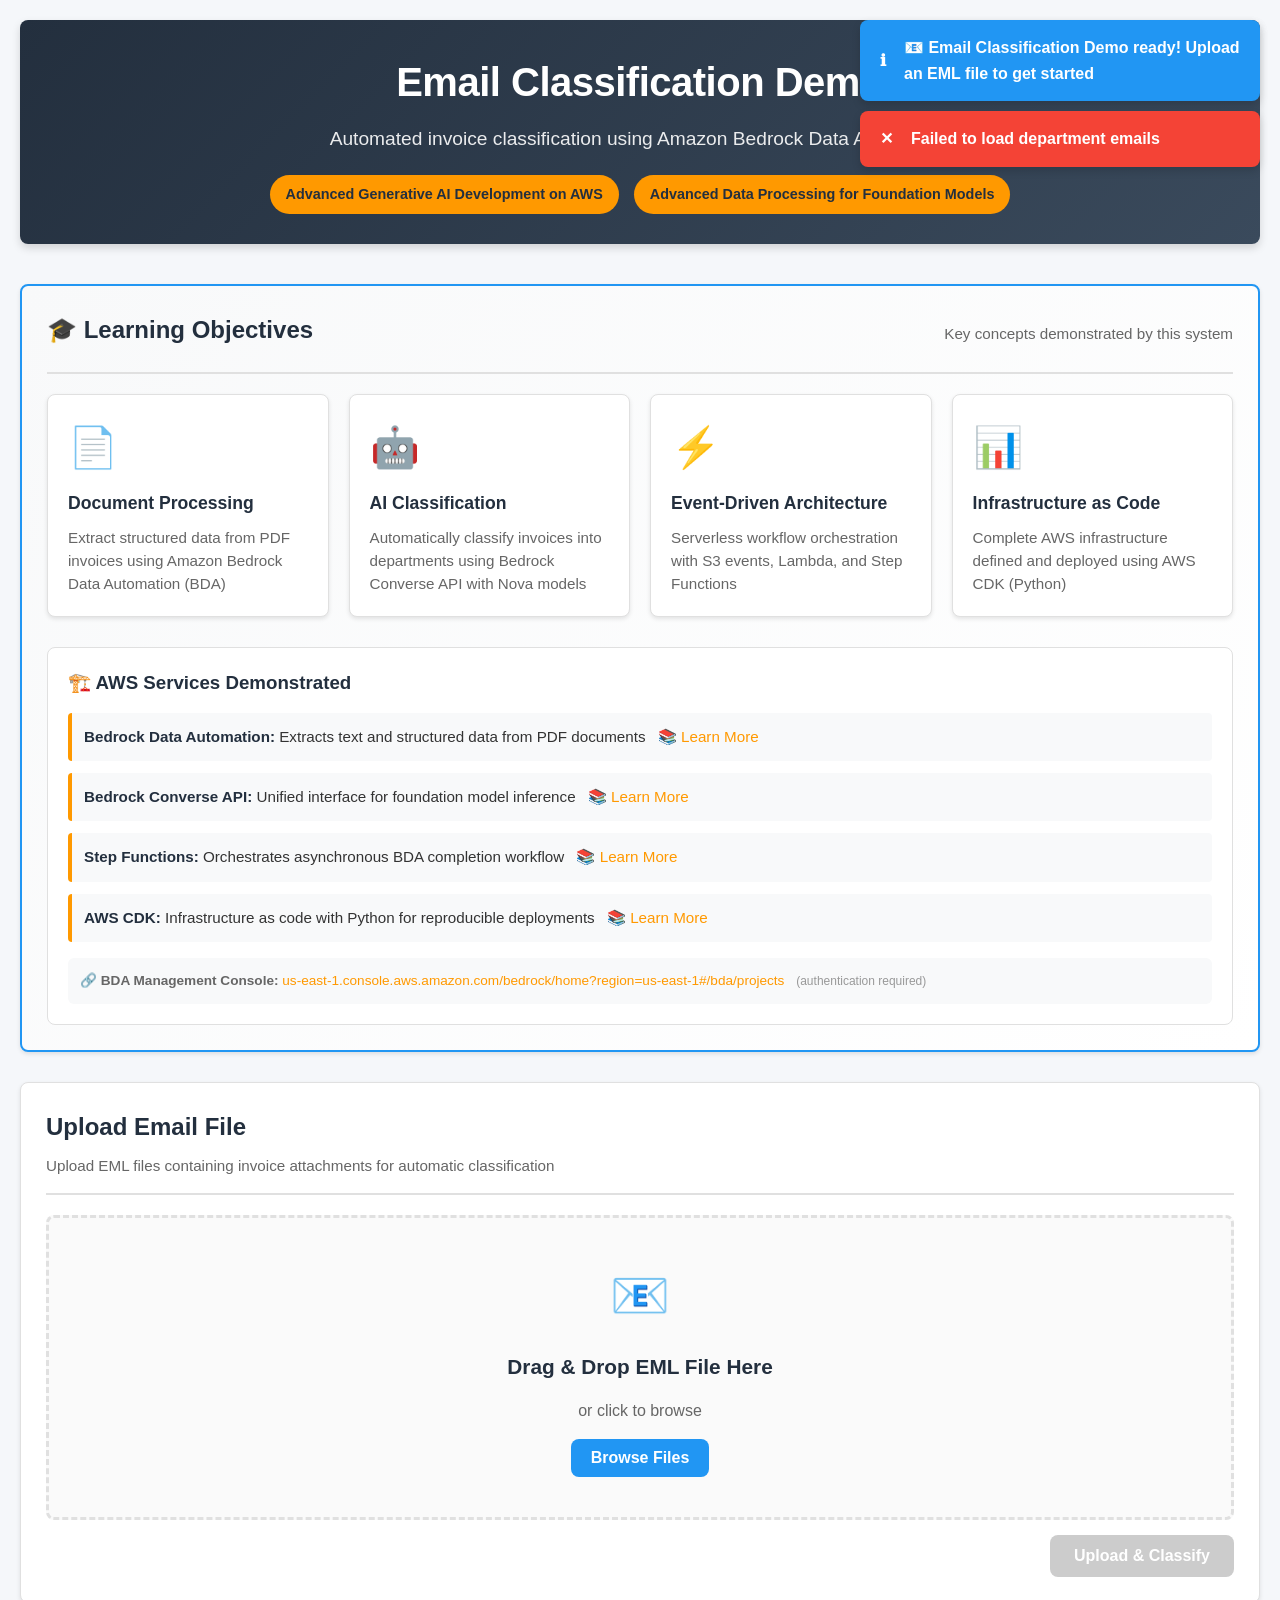
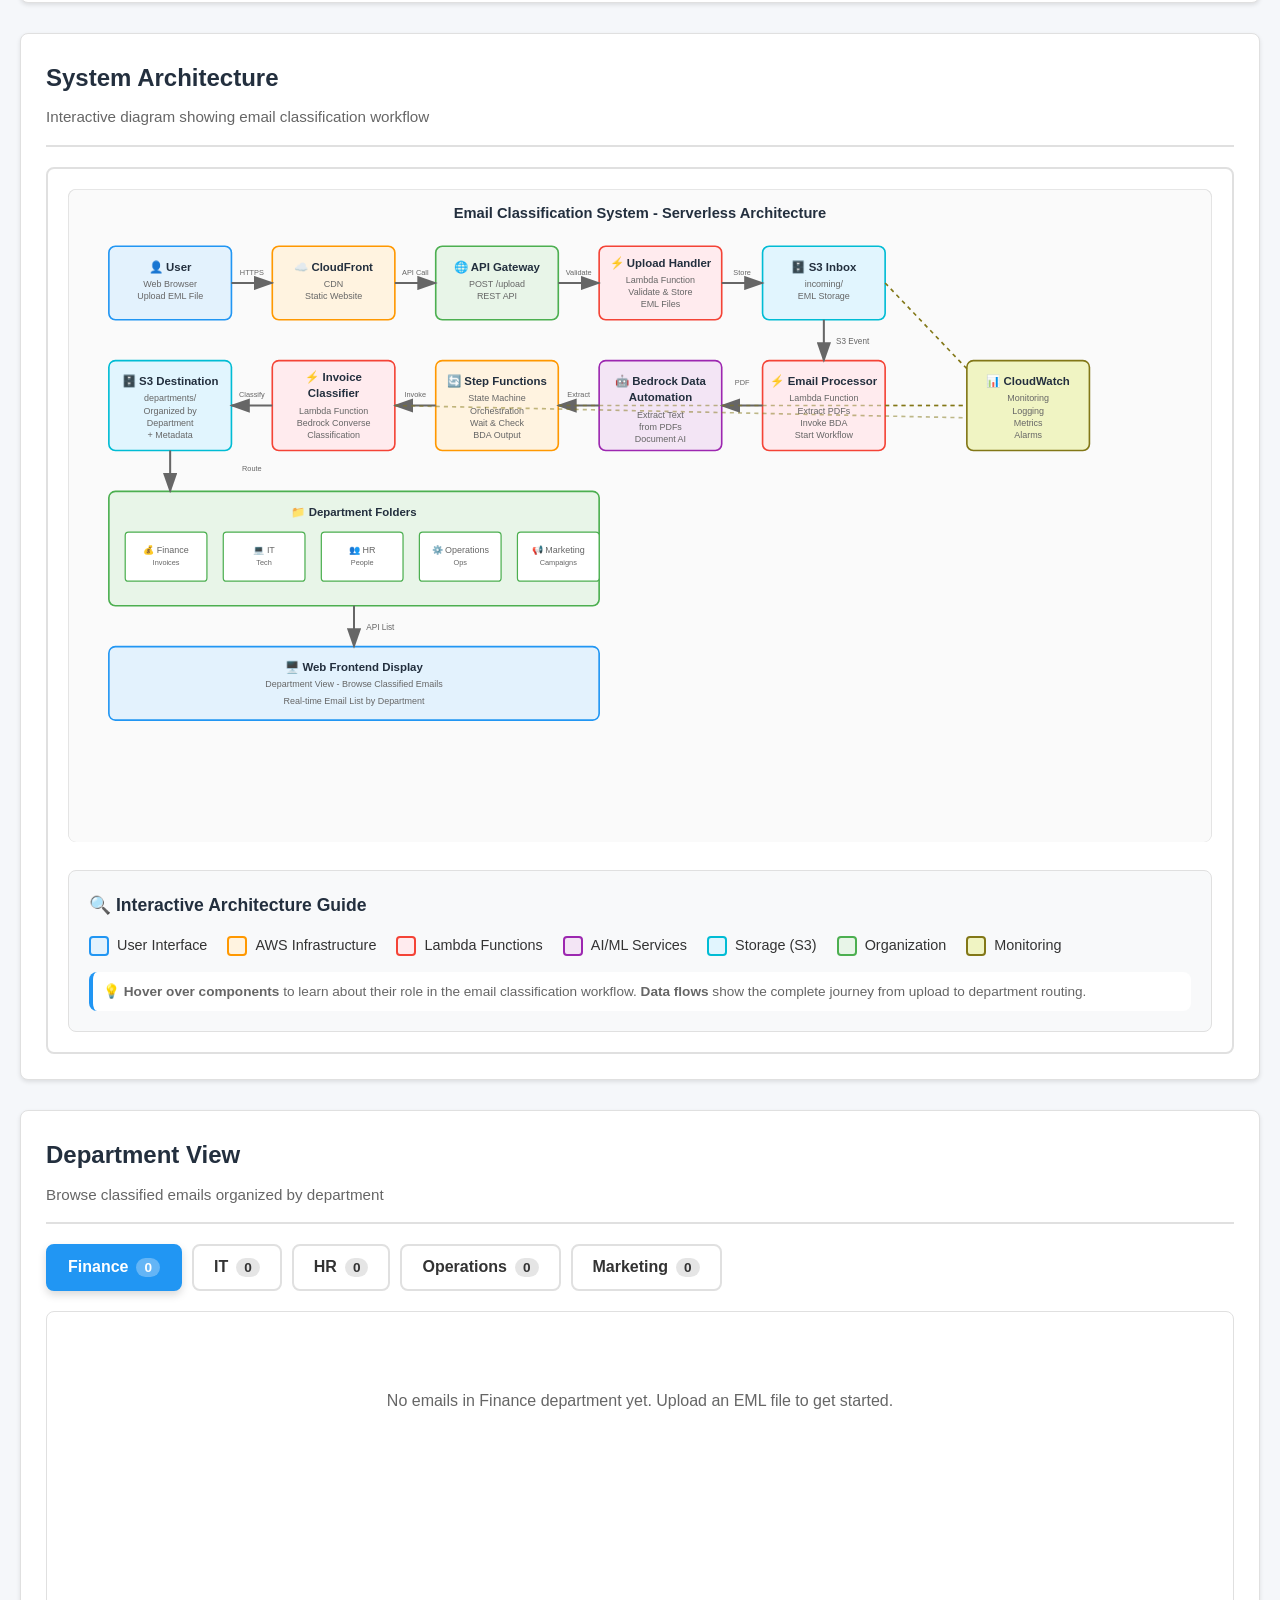
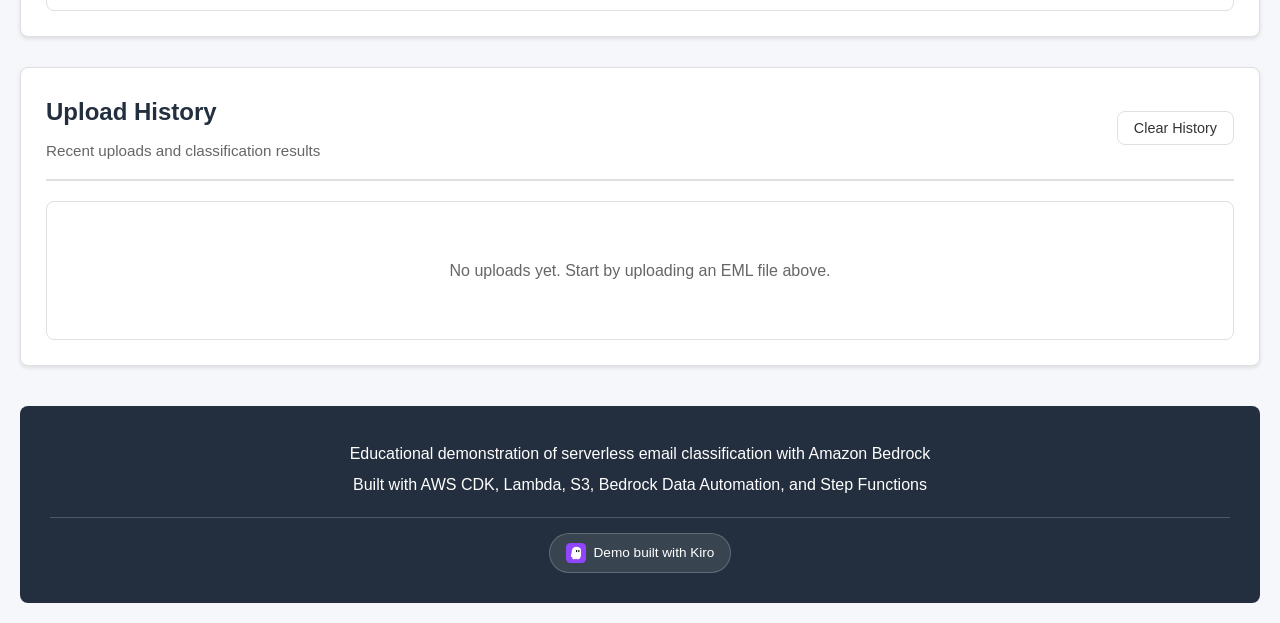
<file: 02_bda_demo/website/index.html>
<!DOCTYPE html>
<html lang="en">
<head>
    <meta charset="UTF-8">
    <meta name="viewport" content="width=device-width, initial-scale=1.0">
    <title>Email Classification Demo - Amazon Bedrock Data Automation</title>
    <link rel="stylesheet" href="styles.css">
</head>
<body>
    <div id="app">
        <!-- Header Section -->
        <header class="demo-header">
            <h1>Email Classification Demo</h1>
            <p class="subtitle">Automated invoice classification using Amazon Bedrock Data Automation</p>
            <div class="demo-info">
                <span class="info-badge">Advanced Generative AI Development on AWS</span>
                <span class="info-badge">Advanced Data Processing for Foundation Models</span>
            </div>
        </header>

        <!-- Educational Information Panel -->
        <section class="educational-panel">
            <div class="section-header">
                <h2>🎓 Learning Objectives</h2>
                <p class="section-description">Key concepts demonstrated by this system</p>
            </div>
            
            <div class="learning-objectives">
                <div class="objective-card">
                    <div class="objective-icon">📄</div>
                    <h3>Document Processing</h3>
                    <p>Extract structured data from PDF invoices using Amazon Bedrock Data Automation (BDA)</p>
                </div>
                
                <div class="objective-card">
                    <div class="objective-icon">🤖</div>
                    <h3>AI Classification</h3>
                    <p>Automatically classify invoices into departments using Bedrock Converse API with Nova models</p>
                </div>
                
                <div class="objective-card">
                    <div class="objective-icon">⚡</div>
                    <h3>Event-Driven Architecture</h3>
                    <p>Serverless workflow orchestration with S3 events, Lambda, and Step Functions</p>
                </div>
                
                <div class="objective-card">
                    <div class="objective-icon">📊</div>
                    <h3>Infrastructure as Code</h3>
                    <p>Complete AWS infrastructure defined and deployed using AWS CDK (Python)</p>
                </div>
            </div>
            
            <div class="key-patterns">
                <h3>🏗️ AWS Services Demonstrated</h3>
                <div class="pattern-list">
                    <div class="pattern-item">
                        <strong>Bedrock Data Automation:</strong> Extracts text and structured data from PDF documents
                        <a href="https://docs.aws.amazon.com/bedrock/latest/userguide/data-automation.html" target="_blank" style="margin-left: 8px; color: #FF9900;">📚 Learn More</a>
                    </div>
                    <div class="pattern-item">
                        <strong>Bedrock Converse API:</strong> Unified interface for foundation model inference
                        <a href="https://docs.aws.amazon.com/bedrock/latest/userguide/conversation-inference.html" target="_blank" style="margin-left: 8px; color: #FF9900;">📚 Learn More</a>
                    </div>
                    <div class="pattern-item">
                        <strong>Step Functions:</strong> Orchestrates asynchronous BDA completion workflow
                        <a href="https://docs.aws.amazon.com/step-functions/latest/dg/welcome.html" target="_blank" style="margin-left: 8px; color: #FF9900;">📚 Learn More</a>
                    </div>
                    <div class="pattern-item">
                        <strong>AWS CDK:</strong> Infrastructure as code with Python for reproducible deployments
                        <a href="https://docs.aws.amazon.com/cdk/v2/guide/home.html" target="_blank" style="margin-left: 8px; color: #FF9900;">📚 Learn More</a>
                    </div>
                </div>
                <div style="margin-top: 16px; padding: 12px; background: #F8F9FA; border-radius: 6px; font-size: 0.85rem; color: #666;">
                    <strong>🔗 BDA Management Console:</strong> 
                    <a href="https://us-east-1.console.aws.amazon.com/bedrock/home?region=us-east-1#/bda/projects" target="_blank" style="color: #FF9900; text-decoration: none;">
                        us-east-1.console.aws.amazon.com/bedrock/home?region=us-east-1#/bda/projects
                    </a>
                    <span style="font-size: 0.75rem; color: #999; margin-left: 8px;">(authentication required)</span>
                </div>
            </div>
        </section>

        <!-- Main Interface Section -->
        <main class="main-interface">
            <!-- Upload Section -->
            <section class="query-section">
                <div class="section-header">
                    <div>
                        <h2>Upload Email File</h2>
                        <p class="section-description">Upload EML files containing invoice attachments for automatic classification</p>
                    </div>
                </div>
                
                <div class="query-input-container">
                    <div id="dropZone" class="drop-zone">
                        <div class="drop-zone-content">
                            <div class="upload-icon">📧</div>
                            <h3>Drag & Drop EML File Here</h3>
                            <p>or click to browse</p>
                            <input type="file" id="fileInput" accept=".eml" style="display: none;">
                            <button id="browseBtn" class="browse-btn">Browse Files</button>
                        </div>
                        <div id="filePreview" class="file-preview" style="display: none;">
                            <div class="file-info">
                                <div class="file-icon">📄</div>
                                <div class="file-details">
                                    <div class="file-name" id="fileName"></div>
                                    <div class="file-metadata">
                                        <span id="fileSize"></span>
                                        <span id="fileSender"></span>
                                        <span id="fileSubject"></span>
                                    </div>
                                </div>
                                <button id="removeFile" class="remove-file-btn">✕</button>
                            </div>
                        </div>
                    </div>
                    <div class="input-controls">
                        <button id="uploadBtn" class="submit-btn" disabled>
                            <span class="btn-text">Upload & Classify</span>
                            <div class="loading-spinner" style="display: none;"></div>
                        </button>
                    </div>
                    <div id="uploadProgress" class="upload-progress" style="display: none;">
                        <div class="progress-bar">
                            <div class="progress-fill" id="progressFill"></div>
                        </div>
                        <div class="progress-status" id="progressStatus">Uploading...</div>
                    </div>
                </div>
            </section>

            <!-- Architecture Diagram Section -->
            <section class="architecture-section">
                <div class="section-header">
                    <div>
                        <h2>System Architecture</h2>
                        <p class="section-description">Interactive diagram showing email classification workflow</p>
                    </div>
                </div>
                
                <div class="architecture-container">
                    <div id="architectureDiagram" class="architecture-diagram">
                        <!-- SVG will be loaded here -->
                    </div>
                    
                    <!-- Legend -->
                    <div class="diagram-legend">
                        <h4>🔍 Interactive Architecture Guide</h4>
                        <div class="legend-items">
                            <div class="legend-item">
                                <div class="legend-color" style="background: #E3F2FD; border: 2px solid #2196F3;"></div>
                                <span>User Interface</span>
                            </div>
                            <div class="legend-item">
                                <div class="legend-color" style="background: #FFF3E0; border: 2px solid #FF9800;"></div>
                                <span>AWS Infrastructure</span>
                            </div>
                            <div class="legend-item">
                                <div class="legend-color" style="background: #FFEBEE; border: 2px solid #F44336;"></div>
                                <span>Lambda Functions</span>
                            </div>
                            <div class="legend-item">
                                <div class="legend-color" style="background: #F3E5F5; border: 2px solid #9C27B0;"></div>
                                <span>AI/ML Services</span>
                            </div>
                            <div class="legend-item">
                                <div class="legend-color" style="background: #E1F5FE; border: 2px solid #00BCD4;"></div>
                                <span>Storage (S3)</span>
                            </div>
                            <div class="legend-item">
                                <div class="legend-color" style="background: #E8F5E8; border: 2px solid #4CAF50;"></div>
                                <span>Organization</span>
                            </div>
                            <div class="legend-item">
                                <div class="legend-color" style="background: #F0F4C3; border: 2px solid #827717;"></div>
                                <span>Monitoring</span>
                            </div>
                        </div>
                        <p class="legend-note">
                            💡 <strong>Hover over components</strong> to learn about their role in the email classification workflow.
                            <strong>Data flows</strong> show the complete journey from upload to department routing.
                        </p>
                    </div>
                </div>
            </section>

            <!-- Results Section -->
            <section class="response-section" id="resultsSection" style="display: none;">
                <div class="section-header">
                    <div>
                        <h2>Classification Result</h2>
                        <p class="section-description">Email successfully classified and routed to department</p>
                    </div>
                </div>
                
                <div class="response-container">
                    <div class="response-metadata">
                        <div class="metadata-item">
                            <span class="metadata-label">Department:</span>
                            <span class="metadata-value" id="resultDepartment">--</span>
                        </div>
                        <div class="metadata-item">
                            <span class="metadata-label">Processing Time:</span>
                            <span class="metadata-value" id="resultProcessingTime">--</span>
                        </div>
                        <div class="metadata-item">
                            <span class="metadata-label">Timestamp:</span>
                            <span class="metadata-value" id="resultTimestamp">--</span>
                        </div>
                        <div class="metadata-item">
                            <span class="metadata-label">Upload ID:</span>
                            <span class="metadata-value" id="resultUploadId">--</span>
                        </div>
                    </div>
                    
                    <div class="response-content">
                        <div class="success-message">
                            <div class="success-icon">✓</div>
                            <div class="success-text">
                                <h3>Email Successfully Classified</h3>
                                <p id="resultMessage">Your email has been processed and routed to the appropriate department.</p>
                            </div>
                        </div>
                    </div>
                </div>
            </section>

            <!-- Department View Section -->
            <section class="provider-status-section">
                <div class="section-header">
                    <div>
                        <h2>Department View</h2>
                        <p class="section-description">Browse classified emails organized by department</p>
                    </div>
                </div>
                
                <div class="department-tabs">
                    <button class="department-tab active" data-department="finance">
                        Finance <span class="email-count" id="financeCount">0</span>
                    </button>
                    <button class="department-tab" data-department="it">
                        IT <span class="email-count" id="itCount">0</span>
                    </button>
                    <button class="department-tab" data-department="hr">
                        HR <span class="email-count" id="hrCount">0</span>
                    </button>
                    <button class="department-tab" data-department="operations">
                        Operations <span class="email-count" id="operationsCount">0</span>
                    </button>
                    <button class="department-tab" data-department="marketing">
                        Marketing <span class="email-count" id="marketingCount">0</span>
                    </button>
                </div>

                <div class="email-list-container">
                    <div id="emailList" class="email-list">
                        <div class="email-list-empty">
                            <p>No emails in this department yet. Upload an EML file to get started.</p>
                        </div>
                    </div>
                </div>
            </section>

            <!-- History Section -->
            <section class="history-section">
                <div class="section-header">
                    <div>
                        <h2>Upload History</h2>
                        <p class="section-description">Recent uploads and classification results</p>
                    </div>
                    <button id="clearHistory" class="clear-btn">Clear History</button>
                </div>
                
                <div class="history-container">
                    <div id="historyList" class="history-list">
                        <div class="history-empty">
                            <p>No uploads yet. Start by uploading an EML file above.</p>
                        </div>
                    </div>
                </div>
            </section>

        </main>

        <!-- Footer -->
        <footer class="demo-footer">
            <p>Educational demonstration of serverless email classification with Amazon Bedrock</p>
            <p>Built with AWS CDK, Lambda, S3, Bedrock Data Automation, and Step Functions</p>
            <div class="kiro-badge">
                <a href="https://kiro.dev" target="_blank" rel="noopener noreferrer" class="kiro-link">
                    <img src="kiro-icon.svg" alt="Kiro" class="kiro-icon">
                    <span class="kiro-text">Demo built with Kiro</span>
                </a>
            </div>
        </footer>
    </div>

    <!-- Toast Notifications -->
    <div id="toastContainer" class="toast-container"></div>

    <!-- Tooltip Container for SVG -->
    <div id="svgTooltip" style="display: none; position: fixed; background: #232F3E; color: white; padding: 12px 16px; border-radius: 8px; font-size: 0.85rem; max-width: 300px; z-index: 1000; pointer-events: none; box-shadow: 0 4px 8px rgba(0,0,0,0.15);"></div>

    <!-- API Configuration - Injected at deployment time -->
    <script src="config.js"></script>
    <script src="app.js"></script>
    <script>
        // Load SVG diagram
        fetch('architecture-diagram.svg')
            .then(response => response.text())
            .then(svgContent => {
                document.getElementById('architectureDiagram').innerHTML = svgContent;
                
                // Add tooltip functionality
                const tooltip = document.getElementById('svgTooltip');
                const tooltipElements = document.querySelectorAll('[data-tooltip]');
                
                tooltipElements.forEach(element => {
                    element.addEventListener('mouseenter', (e) => {
                        const tooltipText = element.getAttribute('data-tooltip');
                        tooltip.textContent = tooltipText;
                        tooltip.style.display = 'block';
                    });
                    
                    element.addEventListener('mousemove', (e) => {
                        tooltip.style.left = (e.pageX + 15) + 'px';
                        tooltip.style.top = (e.pageY + 15) + 'px';
                    });
                    
                    element.addEventListener('mouseleave', () => {
                        tooltip.style.display = 'none';
                    });
                });
            })
            .catch(error => {
                console.error('Error loading SVG diagram:', error);
                document.getElementById('architectureDiagram').innerHTML = 
                    '<p style="text-align: center; color: #666; padding: 40px;">Architecture diagram could not be loaded.</p>';
            });
    </script>
</body>
</html>
</file>
<file: 01_intell_model_select/web/styles.css>
/* GenAI Model Selection Demo - Educational Interface Styles */

/* CSS Variables for consistent theming */
:root {
    --primary-color: #232F3E;
    --secondary-color: #FF9900;
    --success-color: #4CAF50;
    --warning-color: #FF9800;
    --error-color: #F44336;
    --info-color: #2196F3;
    --background-color: #F5F7FA;
    --card-background: #FFFFFF;
    --text-primary: #333333;
    --text-secondary: #666666;
    --border-color: #E0E0E0;
    --shadow-light: 0 2px 4px rgba(0,0,0,0.1);
    --shadow-medium: 0 4px 8px rgba(0,0,0,0.15);
    --border-radius: 8px;
    --transition: all 0.3s ease;
}

/* Base Styles */
* {
    box-sizing: border-box;
}

body {
    font-family: 'Segoe UI', Tahoma, Geneva, Verdana, sans-serif;
    margin: 0;
    padding: 0;
    background-color: var(--background-color);
    color: var(--text-primary);
    line-height: 1.6;
    font-size: 16px;
}

/* Main App Container */
#app {
    max-width: 1400px;
    margin: 0 auto;
    padding: 20px;
}

/* Header Styles */
.demo-header {
    text-align: center;
    margin-bottom: 40px;
    padding: 30px;
    background: linear-gradient(135deg, var(--primary-color), #3A4A5C);
    color: white;
    border-radius: var(--border-radius);
    box-shadow: var(--shadow-medium);
}

.demo-header h1 {
    margin: 0 0 10px 0;
    font-size: 2.5rem;
    font-weight: 700;
    letter-spacing: -0.5px;
}

.subtitle {
    font-size: 1.2rem;
    margin: 0 0 20px 0;
    opacity: 0.9;
    font-weight: 300;
}

.demo-info {
    display: flex;
    justify-content: center;
    gap: 15px;
    flex-wrap: wrap;
}

.info-badge {
    background: var(--secondary-color);
    color: var(--primary-color);
    padding: 8px 16px;
    border-radius: 20px;
    font-size: 0.9rem;
    font-weight: 600;
}

/* Section Styles */
.main-interface {
    display: flex;
    flex-direction: column;
    gap: 30px;
}

section {
    background: var(--card-background);
    border-radius: var(--border-radius);
    padding: 25px;
    box-shadow: var(--shadow-light);
    border: 1px solid var(--border-color);
}

.section-header {
    margin-bottom: 20px;
    border-bottom: 2px solid var(--border-color);
    padding-bottom: 15px;
}

.section-header h2 {
    margin: 0 0 8px 0;
    color: var(--primary-color);
    font-size: 1.5rem;
    font-weight: 600;
}

.section-description {
    margin: 0;
    color: var(--text-secondary);
    font-size: 0.95rem;
}

/* Query Input Section */
.query-input-container {
    display: flex;
    flex-direction: column;
    gap: 15px;
}

#queryInput {
    width: 100%;
    padding: 15px;
    border: 2px solid var(--border-color);
    border-radius: var(--border-radius);
    font-size: 1rem;
    font-family: inherit;
    resize: vertical;
    min-height: 120px;
    transition: var(--transition);
}

#queryInput:focus {
    outline: none;
    border-color: var(--info-color);
    box-shadow: 0 0 0 3px rgba(33, 150, 243, 0.1);
}

.input-controls {
    display: flex;
    justify-content: space-between;
    align-items: center;
    flex-wrap: wrap;
    gap: 15px;
}

.input-options {
    display: flex;
    gap: 20px;
    align-items: center;
    flex-wrap: wrap;
}

.input-options label {
    font-weight: 600;
    color: var(--text-primary);
}

.input-options select {
    padding: 8px 12px;
    border: 1px solid var(--border-color);
    border-radius: var(--border-radius);
    font-size: 0.9rem;
    background: white;
}

/* Button Styles */
.submit-btn {
    display: flex;
    align-items: center;
    gap: 10px;
    padding: 12px 24px;
    background: var(--info-color);
    color: white;
    border: none;
    border-radius: var(--border-radius);
    font-size: 1rem;
    font-weight: 600;
    cursor: pointer;
    transition: var(--transition);
    min-width: 140px;
    justify-content: center;
}

.submit-btn:hover:not(:disabled) {
    background: #1976D2;
    transform: translateY(-1px);
    box-shadow: var(--shadow-medium);
}

.submit-btn:disabled {
    background: #CCCCCC;
    cursor: not-allowed;
    transform: none;
}

.loading-spinner {
    width: 16px;
    height: 16px;
    border: 2px solid transparent;
    border-top: 2px solid white;
    border-radius: 50%;
    animation: spin 1s linear infinite;
}

@keyframes spin {
    0% { transform: rotate(0deg); }
    100% { transform: rotate(360deg); }
}

/* Provider Status Grid */
.provider-grid {
    display: grid;
    grid-template-columns: repeat(auto-fit, minmax(300px, 1fr));
    gap: 20px;
}

.provider-card {
    border: 2px solid var(--border-color);
    border-radius: var(--border-radius);
    padding: 20px;
    transition: var(--transition);
    background: #FAFAFA;
}

.provider-card:hover {
    transform: translateY(-2px);
    box-shadow: var(--shadow-medium);
}

.provider-card.active {
    border-color: var(--success-color);
    background: #F8FFF8;
    box-shadow: 0 0 0 3px rgba(76, 175, 80, 0.1);
}

.provider-header {
    display: flex;
    justify-content: space-between;
    align-items: center;
    margin-bottom: 15px;
}

.provider-header h3 {
    margin: 0;
    color: var(--primary-color);
    font-size: 1.2rem;
}

.status-indicator {
    display: flex;
    align-items: center;
    gap: 8px;
}

.status-dot {
    width: 12px;
    height: 12px;
    border-radius: 50%;
    background: #CCCCCC;
    transition: var(--transition);
}

.status-indicator[data-status="healthy"] .status-dot {
    background: var(--success-color);
    box-shadow: 0 0 8px rgba(76, 175, 80, 0.4);
}

.status-indicator[data-status="degraded"] .status-dot {
    background: var(--warning-color);
    box-shadow: 0 0 8px rgba(255, 152, 0, 0.4);
}

.status-indicator[data-status="unhealthy"] .status-dot,
.status-indicator[data-status="unavailable"] .status-dot {
    background: var(--error-color);
    box-shadow: 0 0 8px rgba(244, 67, 54, 0.4);
}

.status-text {
    font-size: 0.9rem;
    font-weight: 600;
}

.provider-details {
    color: var(--text-secondary);
}

.model-info {
    margin: 0 0 10px 0;
    font-size: 0.9rem;
}

.provider-metrics {
    display: flex;
    flex-direction: column;
    gap: 5px;
}

.metric {
    font-size: 0.85rem;
}

.metric-value {
    font-weight: 600;
    color: var(--primary-color);
}

/* Response Section */
.response-container {
    display: flex;
    flex-direction: column;
    gap: 20px;
}

.response-metadata {
    display: grid;
    grid-template-columns: repeat(auto-fit, minmax(200px, 1fr));
    gap: 15px;
    padding: 15px;
    background: #F8F9FA;
    border-radius: var(--border-radius);
    border: 1px solid var(--border-color);
}

.metadata-item {
    display: flex;
    flex-direction: column;
    gap: 5px;
}

.metadata-label {
    font-size: 0.85rem;
    color: var(--text-secondary);
    font-weight: 600;
    text-transform: uppercase;
    letter-spacing: 0.5px;
}

.metadata-value {
    font-size: 1rem;
    color: var(--primary-color);
    font-weight: 600;
}

.response-content {
    background: white;
    border: 1px solid var(--border-color);
    border-radius: var(--border-radius);
    padding: 20px;
}

.response-text {
    line-height: 1.7;
    font-size: 1rem;
    white-space: pre-wrap;
    word-wrap: break-word;
}

/* Metrics Dashboard */
.metrics-grid {
    display: grid;
    grid-template-columns: repeat(auto-fit, minmax(250px, 1fr));
    gap: 20px;
}

.metric-card {
    text-align: center;
    padding: 20px;
    background: linear-gradient(135deg, #F8F9FA, #E9ECEF);
    border-radius: var(--border-radius);
    border: 1px solid var(--border-color);
}

.metric-card h3 {
    margin: 0 0 15px 0;
    color: var(--text-secondary);
    font-size: 0.9rem;
    text-transform: uppercase;
    letter-spacing: 1px;
}

.metric-value-large {
    font-size: 2.5rem;
    font-weight: 700;
    color: var(--primary-color);
    margin-bottom: 10px;
}

.provider-distribution {
    display: flex;
    flex-direction: column;
    gap: 8px;
    text-align: left;
}

.distribution-item {
    display: flex;
    justify-content: space-between;
    padding: 5px 0;
    border-bottom: 1px solid var(--border-color);
}

.provider-name {
    font-weight: 600;
}

.provider-count {
    color: var(--info-color);
    font-weight: 700;
}

/* Session History */
.history-container {
    max-height: 400px;
    overflow-y: auto;
    border: 1px solid var(--border-color);
    border-radius: var(--border-radius);
}

.history-list {
    display: flex;
    flex-direction: column;
}

.history-empty {
    padding: 40px;
    text-align: center;
    color: var(--text-secondary);
}

.history-item {
    padding: 15px 20px;
    border-bottom: 1px solid var(--border-color);
    transition: var(--transition);
}

.history-item:hover {
    background: #F8F9FA;
}

.history-item:last-child {
    border-bottom: none;
}

.history-header {
    display: flex;
    justify-content: space-between;
    align-items: center;
    margin-bottom: 10px;
}

.history-timestamp {
    font-size: 0.85rem;
    color: var(--text-secondary);
}

.history-provider {
    background: var(--info-color);
    color: white;
    padding: 4px 8px;
    border-radius: 12px;
    font-size: 0.8rem;
    font-weight: 600;
}

.history-query {
    font-size: 0.9rem;
    color: var(--text-primary);
    margin-bottom: 8px;
    font-style: italic;
}

.history-metrics {
    display: flex;
    gap: 15px;
    font-size: 0.8rem;
    color: var(--text-secondary);
}

/* Admin Panel */
.admin-controls {
    background: #FFF3E0;
    border: 2px solid var(--warning-color);
    border-radius: var(--border-radius);
    padding: 20px;
}

.control-group h3 {
    margin: 0 0 15px 0;
    color: var(--primary-color);
}

.simulation-controls {
    display: flex;
    flex-direction: column;
    gap: 15px;
    margin-bottom: 20px;
}

.simulation-item {
    display: flex;
    align-items: center;
    gap: 15px;
}

/* Toggle Switch Styles */
.switch {
    position: relative;
    display: inline-block;
    width: 60px;
    height: 34px;
}

.switch input {
    opacity: 0;
    width: 0;
    height: 0;
}

.slider {
    position: absolute;
    cursor: pointer;
    top: 0;
    left: 0;
    right: 0;
    bottom: 0;
    background-color: #ccc;
    transition: .4s;
    border-radius: 34px;
}

.slider:before {
    position: absolute;
    content: "";
    height: 26px;
    width: 26px;
    left: 4px;
    bottom: 4px;
    background-color: white;
    transition: .4s;
    border-radius: 50%;
}

input:checked + .slider {
    background-color: var(--error-color);
}

input:checked + .slider:before {
    transform: translateX(26px);
}

.simulation-label {
    font-weight: 600;
    color: var(--text-primary);
}

/* Button Styles */
.clear-btn, .reset-btn, .admin-toggle {
    padding: 8px 16px;
    border: 1px solid var(--border-color);
    border-radius: var(--border-radius);
    background: white;
    color: var(--text-primary);
    cursor: pointer;
    font-size: 0.9rem;
    transition: var(--transition);
}

.clear-btn:hover, .reset-btn:hover, .admin-toggle:hover {
    background: var(--background-color);
    border-color: var(--info-color);
}

.reset-btn {
    background: var(--error-color);
    color: white;
    border-color: var(--error-color);
}

.reset-btn:hover {
    background: #D32F2F;
}

/* Architecture Section */
.architecture-container {
    border: 2px solid var(--border-color);
    border-radius: var(--border-radius);
    background: white;
    padding: 20px;
}

.architecture-diagram {
    position: relative;
}

.architecture-diagram svg {
    width: 100%;
    height: auto;
    max-height: 600px;
    border-radius: var(--border-radius);
    background: #FAFAFA;
}

/* SVG Text Styles */
.diagram-title {
    font-size: 18px;
    font-weight: 700;
    fill: var(--primary-color);
}

.component-title {
    font-size: 14px;
    font-weight: 600;
    fill: var(--primary-color);
}

.component-subtitle {
    font-size: 11px;
    font-weight: 500;
    fill: var(--text-secondary);
}

.component-detail {
    font-size: 10px;
    font-weight: 400;
    fill: var(--text-secondary);
}

.component-highlight {
    font-size: 12px;
    font-weight: 700;
    fill: var(--error-color);
}

/* "not configured" tag on Jev architecture nodes (Jev comparison feature).
   Visibility is toggled from app.js based on the GET /health jev.configured state. */
.component-not-configured {
    font-size: 10px;
    font-weight: 700;
    fill: var(--text-muted, #9aa0a6);
    font-style: italic;
}

.provider-title {
    font-size: 12px;
    font-weight: 600;
    fill: var(--primary-color);
}

.provider-subtitle {
    font-size: 10px;
    font-weight: 400;
    fill: var(--text-secondary);
}

/* Interactive Elements */
.component-box, .provider-box {
    transition: all 0.3s ease;
    cursor: pointer;
}

.component-box:hover, .provider-box:hover {
    filter: brightness(1.05);
    stroke-width: 3;
}

.tooltip-area {
    cursor: help;
}

.tooltip-area:hover + .component-box,
.tooltip-area:hover + .provider-box {
    filter: brightness(1.1);
    stroke-width: 3;
}

/* Active State Animations */
.component-box.active, .provider-box.active {
    animation: componentPulse 2s ease-in-out infinite;
}

@keyframes componentPulse {
    0%, 100% {
        filter: brightness(1);
    }
    50% {
        filter: brightness(1.15);
        stroke-width: 4;
    }
}

.flow-line.active, .provider-line.active {
    stroke: var(--success-color);
    stroke-width: 4;
    animation: flowAnimation 2s ease-in-out infinite;
}

@keyframes flowAnimation {
    0%, 100% {
        opacity: 1;
    }
    50% {
        opacity: 0.6;
    }
}

/* Diagram Legend */
.diagram-legend {
    margin-top: 20px;
    padding: 20px;
    background: #F8F9FA;
    border-radius: var(--border-radius);
    border: 1px solid var(--border-color);
}

.diagram-legend h4 {
    margin: 0 0 15px 0;
    color: var(--primary-color);
    font-size: 1.1rem;
}

.legend-items {
    display: flex;
    flex-wrap: wrap;
    gap: 20px;
    margin-bottom: 15px;
}

.legend-item {
    display: flex;
    align-items: center;
    gap: 8px;
    font-size: 0.9rem;
    color: var(--text-primary);
}

.legend-color {
    width: 20px;
    height: 20px;
    border-radius: 4px;
}

.legend-note {
    margin: 0;
    font-size: 0.85rem;
    color: var(--text-secondary);
    line-height: 1.4;
    padding: 10px;
    background: white;
    border-radius: var(--border-radius);
    border-left: 4px solid var(--info-color);
}

/* Tooltip Implementation for SVG */
.tooltip-area:hover::after {
    content: attr(data-tooltip);
    position: absolute;
    bottom: 100%;
    left: 50%;
    transform: translateX(-50%);
    background: var(--primary-color);
    color: white;
    padding: 12px 16px;
    border-radius: var(--border-radius);
    font-size: 0.85rem;
    font-weight: normal;
    white-space: normal;
    width: 300px;
    max-width: 90vw;
    text-align: left;
    line-height: 1.4;
    box-shadow: var(--shadow-medium);
    z-index: 1000;
    animation: tooltipFadeIn 0.2s ease;
    pointer-events: none;
}

/* Provider Status Indicators in Diagram */
.provider-box.healthy {
    filter: brightness(1.1);
    stroke: var(--success-color);
    stroke-width: 3;
}

.provider-box.degraded {
    filter: brightness(0.9);
    stroke: var(--warning-color);
    stroke-width: 3;
}

.provider-box.unavailable {
    filter: grayscale(0.7) brightness(0.8);
    stroke: var(--error-color);
    stroke-width: 3;
    stroke-dasharray: 5,5;
}

.provider-box.simulated-failure {
    filter: grayscale(1) brightness(0.6);
    stroke: var(--error-color);
    stroke-width: 4;
    stroke-dasharray: 8,4;
    animation: failureBlink 1.5s ease-in-out infinite;
}

@keyframes failureBlink {
    0%, 100% {
        opacity: 1;
    }
    50% {
        opacity: 0.5;
    }
}

/* Responsive Design for Architecture Diagram */
@media (max-width: 768px) {
    .architecture-diagram svg {
        max-height: 400px;
    }
    
    .legend-items {
        flex-direction: column;
        gap: 10px;
    }
    
    .diagram-legend {
        padding: 15px;
    }
}

@media (max-width: 480px) {
    .architecture-diagram svg {
        max-height: 300px;
    }
    
    .legend-note {
        font-size: 0.8rem;
    }
}

/* Footer */
.demo-footer {
    text-align: center;
    margin-top: 40px;
    padding: 30px;
    background: var(--primary-color);
    color: white;
    border-radius: var(--border-radius);
}

.demo-footer p {
    margin: 5px 0;
}

/* Toast Notifications */
.toast-container {
    position: fixed;
    top: 20px;
    right: 20px;
    z-index: 1000;
    display: flex;
    flex-direction: column;
    gap: 10px;
}

.toast {
    padding: 15px 20px;
    border-radius: var(--border-radius);
    color: white;
    font-weight: 600;
    box-shadow: var(--shadow-medium);
    transform: translateX(100%);
    animation: slideIn 0.3s ease forwards;
    max-width: 400px;
}

.toast.success {
    background: var(--success-color);
}

.toast.error {
    background: var(--error-color);
}

.toast.info {
    background: var(--info-color);
}

.toast.warning {
    background: var(--warning-color);
}

@keyframes slideIn {
    to {
        transform: translateX(0);
    }
}

/* Responsive Design */
@media (max-width: 768px) {
    #app {
        padding: 10px;
    }
    
    .demo-header {
        padding: 20px;
    }
    
    .demo-header h1 {
        font-size: 2rem;
    }
    
    .provider-grid {
        grid-template-columns: 1fr;
    }
    
    .metrics-grid {
        grid-template-columns: repeat(2, 1fr);
    }
    
    .input-controls {
        flex-direction: column;
        align-items: stretch;
    }
    
    .input-options {
        justify-content: space-between;
    }
    
    .response-metadata {
        grid-template-columns: 1fr;
    }
}

@media (max-width: 480px) {
    .metrics-grid {
        grid-template-columns: 1fr;
    }
    
    .demo-info {
        flex-direction: column;
        align-items: center;
    }
    
    .input-options {
        flex-direction: column;
        gap: 10px;
    }
}

/* Educational UI Elements */
.help-icon {
    display: inline-block;
    margin-left: 8px;
    cursor: help;
    font-size: 0.9rem;
    opacity: 0.7;
    transition: var(--transition);
    position: relative;
}

.help-icon:hover {
    opacity: 1;
    transform: scale(1.1);
}

/* Tooltip Styles */
.help-icon[data-tooltip]:hover::after {
    content: attr(data-tooltip);
    position: absolute;
    bottom: 100%;
    left: 50%;
    transform: translateX(-50%);
    background: var(--primary-color);
    color: white;
    padding: 12px 16px;
    border-radius: var(--border-radius);
    font-size: 0.85rem;
    font-weight: normal;
    white-space: normal;
    width: 300px;
    max-width: 90vw;
    text-align: left;
    line-height: 1.4;
    box-shadow: var(--shadow-medium);
    z-index: 1000;
    animation: tooltipFadeIn 0.2s ease;
}

.help-icon[data-tooltip]:hover::before {
    content: '';
    position: absolute;
    bottom: 100%;
    left: 50%;
    transform: translateX(-50%) translateY(100%);
    border: 6px solid transparent;
    border-top-color: var(--primary-color);
    z-index: 1000;
}

@keyframes tooltipFadeIn {
    from {
        opacity: 0;
        transform: translateX(-50%) translateY(5px);
    }
    to {
        opacity: 1;
        transform: translateX(-50%) translateY(0);
    }
}

/* Educational Panel Styles */
.educational-panel {
    background: linear-gradient(135deg, #E3F2FD, #F3E5F5);
    border: 2px solid var(--info-color);
    margin-bottom: 30px;
}

.learning-objectives {
    display: grid;
    grid-template-columns: repeat(auto-fit, minmax(280px, 1fr));
    gap: 20px;
    margin-bottom: 25px;
}

.objective-card {
    background: white;
    padding: 20px;
    border-radius: var(--border-radius);
    text-align: center;
    box-shadow: var(--shadow-light);
    border: 1px solid var(--border-color);
    transition: var(--transition);
}

.objective-card:hover {
    transform: translateY(-3px);
    box-shadow: var(--shadow-medium);
}

.objective-icon {
    font-size: 2.5rem;
    margin-bottom: 15px;
    display: block;
}

.objective-card h3 {
    margin: 0 0 10px 0;
    color: var(--primary-color);
    font-size: 1.1rem;
}

.objective-card p {
    margin: 0;
    color: var(--text-secondary);
    font-size: 0.9rem;
    line-height: 1.5;
}

.key-patterns {
    background: white;
    padding: 20px;
    border-radius: var(--border-radius);
    border: 1px solid var(--border-color);
}

.key-patterns h3 {
    margin: 0 0 15px 0;
    color: var(--primary-color);
    font-size: 1.2rem;
}

.pattern-list {
    display: flex;
    flex-direction: column;
    gap: 12px;
}

.pattern-item {
    padding: 12px 15px;
    background: #F8F9FA;
    border-radius: var(--border-radius);
    border-left: 4px solid var(--info-color);
    font-size: 0.9rem;
    line-height: 1.4;
}

.pattern-item strong {
    color: var(--primary-color);
}

/* Enhanced Provider Cards with Educational Indicators */
.provider-card.educational-highlight {
    animation: educationalPulse 2s ease-in-out infinite;
}

@keyframes educationalPulse {
    0%, 100% {
        box-shadow: var(--shadow-light);
    }
    50% {
        box-shadow: 0 0 20px rgba(33, 150, 243, 0.3);
    }
}

/* Educational Callout Boxes */
.educational-callout {
    background: #FFF8E1;
    border: 1px solid var(--warning-color);
    border-radius: var(--border-radius);
    padding: 15px;
    margin: 15px 0;
    position: relative;
}

.educational-callout::before {
    content: '💡';
    position: absolute;
    top: -10px;
    left: 15px;
    background: #FFF8E1;
    padding: 0 5px;
    font-size: 1.2rem;
}

.educational-callout h4 {
    margin: 0 0 8px 0;
    color: var(--primary-color);
    font-size: 1rem;
}

.educational-callout p {
    margin: 0;
    font-size: 0.9rem;
    color: var(--text-secondary);
    line-height: 1.4;
}

/* Status Indicators with Educational Context */
.status-indicator[data-status="healthy"]::after {
    content: ' (Available for routing)';
    font-size: 0.8rem;
    color: var(--success-color);
    font-weight: normal;
}

.status-indicator[data-status="degraded"]::after {
    content: ' (Limited capacity)';
    font-size: 0.8rem;
    color: var(--warning-color);
    font-weight: normal;
}

.status-indicator[data-status="unhealthy"]::after,
.status-indicator[data-status="unavailable"]::after {
    content: ' (Failover active)';
    font-size: 0.8rem;
    color: var(--error-color);
    font-weight: normal;
}

/* Enhanced Metrics with Educational Context */
.metric-card.highlighted {
    background: linear-gradient(135deg, #E8F5E8, #F0F8F0);
    border: 2px solid var(--success-color);
    animation: metricHighlight 3s ease-in-out;
}

@keyframes metricHighlight {
    0%, 100% {
        transform: scale(1);
    }
    50% {
        transform: scale(1.02);
    }
}

/* Sample Queries Section */
.sample-queries {
    margin-top: 20px;
    padding: 20px;
    background: #F0F8FF;
    border: 1px solid var(--info-color);
    border-radius: var(--border-radius);
}

.sample-header {
    margin-bottom: 15px;
    font-weight: 600;
    color: var(--primary-color);
    font-size: 0.95rem;
}

.sample-buttons {
    display: flex;
    flex-wrap: wrap;
    gap: 10px;
}

.sample-btn {
    padding: 8px 12px;
    background: white;
    border: 1px solid var(--info-color);
    border-radius: 20px;
    font-size: 0.85rem;
    cursor: pointer;
    transition: var(--transition);
    color: var(--info-color);
    font-weight: 500;
}

.sample-btn:hover {
    background: var(--info-color);
    color: white;
    transform: translateY(-1px);
    box-shadow: var(--shadow-light);
}

/* Educational Animations */
@keyframes educationalGlow {
    0%, 100% {
        box-shadow: 0 0 5px rgba(33, 150, 243, 0.3);
    }
    50% {
        box-shadow: 0 0 20px rgba(33, 150, 243, 0.6);
    }
}

.educational-glow {
    animation: educationalGlow 2s ease-in-out infinite;
}

/* Enhanced Response Section for Educational Value */
.response-metadata .metadata-item.highlighted {
    background: #E8F5E8;
    padding: 8px;
    border-radius: var(--border-radius);
    border: 1px solid var(--success-color);
}

/* Educational Progress Indicators */
.learning-progress {
    display: flex;
    align-items: center;
    gap: 10px;
    margin: 15px 0;
    padding: 10px 15px;
    background: #F8F9FA;
    border-radius: var(--border-radius);
    border-left: 4px solid var(--info-color);
}

.progress-icon {
    font-size: 1.2rem;
}

.progress-text {
    font-size: 0.9rem;
    color: var(--text-secondary);
}

/* Interactive Elements for Education */
.interactive-demo {
    cursor: pointer;
    transition: var(--transition);
}

.interactive-demo:hover {
    transform: scale(1.02);
    box-shadow: var(--shadow-medium);
}

/* Educational Badges */
.educational-badge {
    display: inline-block;
    padding: 4px 8px;
    background: var(--info-color);
    color: white;
    border-radius: 12px;
    font-size: 0.75rem;
    font-weight: 600;
    margin-left: 8px;
    animation: badgePulse 2s ease-in-out infinite;
}

@keyframes badgePulse {
    0%, 100% {
        opacity: 1;
    }
    50% {
        opacity: 0.7;
    }
}

/* Failure Simulation Styles */
.simulation-badge {
    position: absolute;
    top: -8px;
    right: -8px;
    background: var(--error-color);
    color: white;
    padding: 4px 8px;
    border-radius: 12px;
    font-size: 0.7rem;
    font-weight: 700;
    text-transform: uppercase;
    letter-spacing: 0.5px;
    animation: simulationPulse 1.5s ease-in-out infinite;
    box-shadow: 0 2px 4px rgba(244, 67, 54, 0.3);
}

@keyframes simulationPulse {
    0%, 100% {
        transform: scale(1);
        opacity: 1;
    }
    50% {
        transform: scale(1.05);
        opacity: 0.9;
    }
}

.provider-card.simulated-failure {
    border-color: var(--error-color);
    background: #FFEBEE;
    position: relative;
    animation: failureIndicator 2s ease-in-out infinite;
}

@keyframes failureIndicator {
    0%, 100% {
        box-shadow: 0 0 0 0 rgba(244, 67, 54, 0.4);
    }
    50% {
        box-shadow: 0 0 0 8px rgba(244, 67, 54, 0.1);
    }
}

.provider-card.simulated-failure::before {
    content: '⚠️';
    position: absolute;
    top: 10px;
    left: 10px;
    font-size: 1.2rem;
    animation: warningBlink 1s ease-in-out infinite;
}

@keyframes warningBlink {
    0%, 100% {
        opacity: 1;
    }
    50% {
        opacity: 0.5;
    }
}

/* Admin Panel Enhancements */
.admin-educational-content {
    margin-bottom: 25px;
}

.simulation-status {
    background: white;
    padding: 15px;
    border-radius: var(--border-radius);
    border: 1px solid var(--border-color);
    margin-top: 15px;
}

.simulation-status h4 {
    margin: 0 0 10px 0;
    color: var(--primary-color);
    font-size: 1rem;
}

.active-simulations {
    padding: 10px;
    background: #FFEBEE;
    border-radius: var(--border-radius);
    border-left: 4px solid var(--error-color);
}

/* Enhanced Toggle Switches for Educational Context */
.simulation-item {
    position: relative;
    padding: 10px;
    border-radius: var(--border-radius);
    transition: var(--transition);
}

.simulation-item:hover {
    background: #F8F9FA;
}

.simulation-item.active {
    background: #FFEBEE;
    border: 1px solid var(--error-color);
}

/* Educational Indicators for Simulation Controls */
.simulation-controls::before {
    content: '🎓 Educational Tools';
    display: block;
    font-size: 0.9rem;
    color: var(--info-color);
    font-weight: 600;
    margin-bottom: 10px;
    padding: 8px 12px;
    background: #E3F2FD;
    border-radius: var(--border-radius);
    text-align: center;
}

/* Simulation Impact Indicators */
.simulation-impact {
    margin-top: 15px;
    padding: 12px;
    background: #FFF3E0;
    border-radius: var(--border-radius);
    border-left: 4px solid var(--warning-color);
    font-size: 0.9rem;
}

.simulation-impact h5 {
    margin: 0 0 8px 0;
    color: var(--primary-color);
    font-size: 0.95rem;
}

.simulation-impact ul {
    margin: 0;
    padding-left: 20px;
    color: var(--text-secondary);
}

.simulation-impact li {
    margin-bottom: 4px;
}

/* Print Styles for Documentation */
@media print {
    .admin-section,
    .toast-container,
    .help-icon {
        display: none !important;
    }
    
    body {
        background: white;
    }
    
    section {
        box-shadow: none;
        border: 1px solid #ccc;
        page-break-inside: avoid;
    }
    
    .educational-panel {
        background: white;
        border: 2px solid #333;
    }
}

/* C
ode Modal Styles */
.code-modal {
    position: fixed;
    z-index: 10000;
    left: 0;
    top: 0;
    width: 100%;
    height: 100%;
    background-color: rgba(0, 0, 0, 0.8);
    overflow: auto;
}

.code-modal-content {
    background-color: #1e1e1e;
    margin: 2% auto;
    padding: 0;
    border-radius: 8px;
    width: 90%;
    max-width: 1200px;
    max-height: 90vh;
    display: flex;
    flex-direction: column;
    box-shadow: 0 4px 20px rgba(0, 0, 0, 0.5);
}

.code-modal-header {
    background: linear-gradient(135deg, #667eea 0%, #764ba2 100%);
    color: white;
    padding: 20px;
    border-radius: 8px 8px 0 0;
    display: flex;
    justify-content: space-between;
    align-items: center;
}

.code-modal-header h2 {
    margin: 0;
    font-size: 1.5rem;
}

.code-modal-close {
    background: none;
    border: none;
    color: white;
    font-size: 2rem;
    cursor: pointer;
    padding: 0;
    width: 40px;
    height: 40px;
    display: flex;
    align-items: center;
    justify-content: center;
    border-radius: 50%;
    transition: background 0.3s;
}

.code-modal-close:hover {
    background: rgba(255, 255, 255, 0.2);
}

.code-modal-body {
    flex: 1;
    overflow: auto;
    padding: 0;
}

.code-modal-body pre {
    margin: 0;
    padding: 20px;
    background: #1e1e1e;
    color: #d4d4d4;
    font-family: 'Consolas', 'Monaco', 'Courier New', monospace;
    font-size: 14px;
    line-height: 1.6;
    overflow-x: auto;
}

.code-modal-body code {
    display: block;
    white-space: pre;
}

.code-modal-footer {
    background: #2d2d2d;
    padding: 15px 20px;
    border-radius: 0 0 8px 8px;
    color: #888;
    font-size: 0.9rem;
    text-align: center;
}

.code-modal-footer p {
    margin: 0;
}

/* Syntax highlighting for Python code */
.code-modal-body .keyword { color: #569cd6; }
.code-modal-body .string { color: #ce9178; }
.code-modal-body .comment { color: #6a9955; font-style: italic; }
.code-modal-body .function { color: #dcdcaa; }
.code-modal-body .class { color: #4ec9b0; }
.code-modal-body .number { color: #b5cea8; }

/* Make architecture diagram components clickable */
#lambda-router-layer .component-box,
#bedrock-layer .component-box {
    cursor: pointer;
    transition: all 0.3s;
}

#lambda-router-layer .component-box:hover,
#bedrock-layer .component-box:hover {
    filter: brightness(1.1);
    transform: scale(1.02);
}

/* ==========================================================================
   Jev Router Comparison feature
   Router mode selector, execute-with choice, privacy/recorded notices, and the
   side-by-side comparison panels. Agreement state is always conveyed by an icon
   and a text label as well as colour (never by colour alone).
   ========================================================================== */

/* Router mode selector ---------------------------------------------------- */
.router-mode-fieldset {
    margin: 0;
    padding: 15px;
    border: 1px solid var(--border-color);
    border-radius: var(--border-radius);
    background: var(--background-color);
}

.router-mode-legend {
    padding: 0 8px;
    font-weight: 600;
    color: var(--primary-color);
    font-size: 0.95rem;
}

.router-mode-group {
    display: flex;
    flex-wrap: wrap;
    gap: 12px;
}

.router-mode-option {
    display: inline-flex;
    align-items: center;
    gap: 8px;
    padding: 8px 14px;
    border: 2px solid var(--border-color);
    border-radius: var(--border-radius);
    background: var(--card-background);
    cursor: pointer;
    transition: var(--transition);
}

.router-mode-option:hover {
    border-color: var(--info-color);
}

.router-mode-option input[type="radio"] {
    margin: 0;
    cursor: pointer;
}

/* Keyboard focus is clearly visible on the whole option */
.router-mode-option:focus-within {
    outline: none;
    border-color: var(--info-color);
    box-shadow: 0 0 0 3px rgba(33, 150, 243, 0.1);
}

.router-mode-label-text {
    font-weight: 600;
    color: var(--text-primary);
}

/* Disabled (e.g. "not configured") options: dimmed, no pointer, and labelled.
   State is not colour-only; the "not configured" text badge carries the meaning. */
.router-mode-option input[type="radio"]:disabled {
    cursor: not-allowed;
}

.router-mode-option:has(input[type="radio"]:disabled),
.router-mode-option.is-disabled {
    cursor: not-allowed;
    opacity: 0.55;
    background: #F0F0F0;
    border-style: dashed;
}

.router-mode-option:has(input[type="radio"]:disabled):hover,
.router-mode-option.is-disabled:hover {
    border-color: var(--border-color);
}

.router-mode-option:has(input[type="radio"]:disabled) .router-mode-label-text,
.router-mode-option.is-disabled .router-mode-label-text {
    color: var(--text-secondary);
}

/* The HTML `hidden` attribute must always win over the explicit display
   values set on the Jev UI elements below. Without this, `display: inline-block`
   (and similar) override `hidden`, so a hidden "not configured" badge, privacy
   notice, or fallback label would still paint. Scope it to the feature's
   elements so it cannot affect unrelated markup. */
.router-mode-not-configured[hidden],
.jev-privacy-notice[hidden],
.jev-recorded-notice[hidden],
.comparison-fallback-label[hidden],
.comparison-agreement[hidden],
.comparison-run-actions[hidden] {
    display: none !important;
}

.router-mode-not-configured {
    display: inline-block;
    padding: 2px 8px;
    border: 1px solid var(--warning-color);
    border-radius: 12px;
    background: #FFF3E0;
    color: #8A5300;
    font-size: 0.72rem;
    font-weight: 600;
    text-transform: uppercase;
    letter-spacing: 0.03em;
}

/* Execute-with choice (Compare mode only) --------------------------------- */
.execute-router-container {
    display: flex;
    align-items: center;
    flex-wrap: wrap;
    gap: 10px;
    margin-top: 15px;
    padding-top: 15px;
    border-top: 1px dashed var(--border-color);
}

.execute-router-prompt {
    font-weight: 600;
    color: var(--text-primary);
}

.execute-router-group {
    display: flex;
    flex-wrap: wrap;
    gap: 10px;
}

.execute-router-option {
    display: inline-flex;
    align-items: center;
    gap: 6px;
    padding: 6px 12px;
    border: 1px solid var(--border-color);
    border-radius: var(--border-radius);
    background: var(--card-background);
    cursor: pointer;
    transition: var(--transition);
}

.execute-router-option:hover {
    border-color: var(--info-color);
}

.execute-router-option:focus-within {
    outline: none;
    border-color: var(--info-color);
    box-shadow: 0 0 0 3px rgba(33, 150, 243, 0.1);
}

.execute-router-option input[type="radio"] {
    margin: 0;
    cursor: pointer;
}

.execute-router-label-text {
    font-weight: 500;
    color: var(--text-primary);
}

/* Privacy / recorded-mode notices ----------------------------------------- */
.jev-privacy-notice,
.jev-recorded-notice {
    margin: 12px 0 0 0;
    padding: 10px 14px 10px 40px;
    border-radius: var(--border-radius);
    font-size: 0.88rem;
    line-height: 1.5;
    position: relative;
}

/* Icon + colour + text, so the meaning is never colour-only */
.jev-privacy-notice::before,
.jev-recorded-notice::before {
    position: absolute;
    left: 14px;
    top: 10px;
    font-size: 1rem;
    line-height: 1.5;
}

.jev-privacy-notice {
    border: 1px solid var(--info-color);
    background: #E3F2FD;
    color: #0D47A1;
}

.jev-privacy-notice::before {
    content: "\2139\FE0F"; /* information source */
}

.jev-recorded-notice {
    border: 1px dashed var(--warning-color);
    background: #FFF8E1;
    color: #7A4F00;
}

.jev-recorded-notice::before {
    content: "\1F4FC"; /* film projector: recorded sample */
}

/* Comparison section ------------------------------------------------------ */
.comparison-section {
    /* Inherits the base section card styling; nothing extra required here. */
}

/* Agreement / disagreement banner.
   Meaning is carried by the icon glyph and the text label; colour and the left
   border are secondary cues so the state reads without relying on colour. */
.comparison-agreement {
    display: flex;
    align-items: center;
    gap: 10px;
    margin-bottom: 20px;
    padding: 12px 16px;
    border: 1px solid var(--border-color);
    border-left-width: 6px;
    border-radius: var(--border-radius);
    font-weight: 600;
}

.comparison-agreement-icon {
    font-size: 1.3rem;
    line-height: 1;
}

.comparison-agreement-text {
    color: var(--text-primary);
}

.comparison-agreement[data-agreement="agree"] {
    border-color: var(--success-color);
    background: #E8F5E8;
}

.comparison-agreement[data-agreement="disagree"] {
    border-color: var(--warning-color);
    background: #FFF3E0;
}

/* Side-by-side panels, stacked on narrow screens via the media queries below */
.comparison-panels {
    display: grid;
    grid-template-columns: repeat(2, 1fr);
    gap: 20px;
    align-items: start;
}

.comparison-panel {
    padding: 18px;
    border: 1px solid var(--border-color);
    border-top: 4px solid var(--info-color);
    border-radius: var(--border-radius);
    background: var(--card-background);
    box-shadow: var(--shadow-light);
}

.comparison-panel[data-router="jev"] {
    border-top-color: var(--secondary-color);
}

.comparison-panel-title {
    margin: 0 0 12px 0;
    color: var(--primary-color);
    font-size: 1.15rem;
    font-weight: 600;
}

/* Fallback label on the Jev panel: icon + text + dashed border, not colour-only */
.comparison-fallback-label {
    display: inline-flex;
    align-items: center;
    gap: 6px;
    margin: 0 0 12px 0;
    padding: 4px 10px;
    border: 1px dashed var(--warning-color);
    border-radius: 12px;
    background: #FFF3E0;
    color: #8A5300;
    font-size: 0.8rem;
    font-weight: 600;
}

.comparison-fallback-label::before {
    content: "\21A9\FE0F"; /* leftwards arrow with hook: fell back */
}

.comparison-panel-fields {
    margin: 0 0 12px 0;
}

.comparison-field {
    display: flex;
    justify-content: space-between;
    align-items: baseline;
    gap: 12px;
    padding: 6px 0;
    border-bottom: 1px solid var(--border-color);
}

.comparison-field:last-child {
    border-bottom: none;
}

.comparison-field dt {
    margin: 0;
    font-weight: 600;
    color: var(--text-secondary);
    font-size: 0.9rem;
}

.comparison-field dd {
    margin: 0;
    font-weight: 600;
    color: var(--text-primary);
    text-align: right;
}

.comparison-reasoning h4 {
    margin: 0 0 8px 0;
    color: var(--primary-color);
    font-size: 0.95rem;
    font-weight: 600;
}

.comparison-reasoning-list {
    margin: 0;
    padding-left: 20px;
    color: var(--text-primary);
    font-size: 0.9rem;
}

.comparison-reasoning-list li {
    margin-bottom: 6px;
}

/* Execute-after-compare actions ------------------------------------------- */
.comparison-run-actions {
    display: flex;
    align-items: center;
    flex-wrap: wrap;
    gap: 12px;
    margin-top: 20px;
    padding-top: 20px;
    border-top: 1px solid var(--border-color);
}

.comparison-run-prompt {
    margin: 0;
    font-weight: 600;
    color: var(--text-primary);
}

.comparison-run-btn {
    padding: 10px 20px;
    background: var(--info-color);
    color: white;
    border: none;
    border-radius: var(--border-radius);
    font-size: 0.95rem;
    font-weight: 600;
    cursor: pointer;
    transition: var(--transition);
}

.comparison-run-btn:hover:not(:disabled) {
    background: #1976D2;
    transform: translateY(-1px);
    box-shadow: var(--shadow-medium);
}

.comparison-run-btn:disabled {
    background: #CCCCCC;
    cursor: not-allowed;
    transform: none;
}

/* Responsive: stack the comparison panels on narrow screens */
@media (max-width: 768px) {
    .comparison-panels {
        grid-template-columns: 1fr;
    }

    .comparison-run-actions {
        flex-direction: column;
        align-items: stretch;
    }

    .comparison-run-btn {
        width: 100%;
    }
}

/* Jev's assessment block: Jev's own confidence and per-model probabilities,
   shown in the Jev comparison panel separately from the final routed decision
   so a fallback does not hide what Jev itself judged. */
.jev-assessment {
    margin: 0 0 12px 0;
    padding: 12px 14px;
    border: 1px solid var(--border-color);
    border-left: 4px solid var(--secondary-color);
    border-radius: var(--border-radius);
    background: var(--background-color);
}

.jev-assessment-title {
    margin: 0 0 8px 0;
    color: var(--primary-color);
    font-size: 0.95rem;
    font-weight: 600;
}

.jev-assessment-confidence,
.jev-assessment-used,
.jev-assessment-probs-title {
    margin: 4px 0;
    font-size: 0.88rem;
    color: var(--text-primary);
}

.jev-assessment-probs {
    margin: 4px 0 0 0;
    padding-left: 20px;
    font-size: 0.88rem;
    color: var(--text-primary);
}

.jev-assessment-probs li {
    margin-bottom: 3px;
}

/* Jev confidence threshold slider: per-request override of the server default. */
.jev-threshold-container {
    margin-top: 15px;
    padding-top: 15px;
    border-top: 1px dashed var(--border-color);
}

.jev-threshold-label {
    display: block;
    font-weight: 600;
    color: var(--text-primary);
    margin-bottom: 6px;
}

.jev-threshold-value {
    display: inline-block;
    min-width: 3ch;
    padding: 1px 8px;
    margin-left: 6px;
    border-radius: 12px;
    background: var(--secondary-color);
    color: white;
    font-variant-numeric: tabular-nums;
}

.jev-threshold-slider {
    width: 100%;
    max-width: 360px;
    cursor: pointer;
}

.jev-threshold-help {
    margin: 6px 0 0 0;
    font-size: 0.82rem;
    color: var(--text-secondary);
}
</file>
<file: 02_bda_demo/website/styles.css>
/* Email Classification Demo - Web Frontend Styles */

/* CSS Variables for consistent theming */
:root {
    --primary-color: #232F3E;
    --secondary-color: #FF9900;
    --success-color: #4CAF50;
    --warning-color: #FF9800;
    --error-color: #F44336;
    --info-color: #2196F3;
    --background-color: #F5F7FA;
    --card-background: #FFFFFF;
    --text-primary: #333333;
    --text-secondary: #666666;
    --border-color: #E0E0E0;
    --shadow-light: 0 2px 4px rgba(0,0,0,0.1);
    --shadow-medium: 0 4px 8px rgba(0,0,0,0.15);
    --border-radius: 8px;
    --transition: all 0.3s ease;
}

/* Base Styles */
* {
    box-sizing: border-box;
}

body {
    font-family: 'Segoe UI', Tahoma, Geneva, Verdana, sans-serif;
    margin: 0;
    padding: 0;
    background-color: var(--background-color);
    color: var(--text-primary);
    line-height: 1.6;
    font-size: 16px;
}

/* Main App Container */
#app {
    max-width: 1400px;
    margin: 0 auto;
    padding: 20px;
}

/* Header Styles with Gradient Background */
.demo-header {
    text-align: center;
    margin-bottom: 40px;
    padding: 30px;
    background: linear-gradient(135deg, var(--primary-color), #3A4A5C);
    color: white;
    border-radius: var(--border-radius);
    box-shadow: var(--shadow-medium);
}

.demo-header h1 {
    margin: 0 0 10px 0;
    font-size: 2.5rem;
    font-weight: 700;
    letter-spacing: -0.5px;
}

.subtitle {
    font-size: 1.2rem;
    margin: 0 0 20px 0;
    opacity: 0.9;
    font-weight: 300;
}

.demo-info {
    display: flex;
    justify-content: center;
    gap: 15px;
    flex-wrap: wrap;
}

.info-badge {
    background: var(--secondary-color);
    color: var(--primary-color);
    padding: 8px 16px;
    border-radius: 20px;
    font-size: 0.9rem;
    font-weight: 600;
}

/* Educational Panel Styles */
.educational-panel {
    background: linear-gradient(135deg, #F8F9FA, #FFFFFF);
    border: 2px solid var(--info-color);
    margin-bottom: 30px;
}

.learning-objectives {
    display: grid;
    grid-template-columns: repeat(auto-fit, minmax(250px, 1fr));
    gap: 20px;
    margin-bottom: 30px;
}

.objective-card {
    background: white;
    padding: 20px;
    border-radius: var(--border-radius);
    border: 1px solid var(--border-color);
    box-shadow: var(--shadow-light);
    transition: var(--transition);
}

.objective-card:hover {
    transform: translateY(-2px);
    box-shadow: var(--shadow-medium);
}

.objective-icon {
    font-size: 2.5rem;
    margin-bottom: 10px;
}

.objective-card h3 {
    margin: 0 0 10px 0;
    color: var(--primary-color);
    font-size: 1.1rem;
}

.objective-card p {
    margin: 0;
    color: var(--text-secondary);
    font-size: 0.95rem;
    line-height: 1.5;
}

.key-patterns {
    background: white;
    padding: 20px;
    border-radius: var(--border-radius);
    border: 1px solid var(--border-color);
}

.key-patterns h3 {
    margin: 0 0 15px 0;
    color: var(--primary-color);
}

.pattern-list {
    display: flex;
    flex-direction: column;
    gap: 12px;
}

.pattern-item {
    padding: 12px;
    background: #F8F9FA;
    border-left: 4px solid var(--secondary-color);
    border-radius: 4px;
    font-size: 0.95rem;
}

.pattern-item strong {
    color: var(--primary-color);
}

.pattern-item a {
    text-decoration: none;
    font-weight: 500;
}

.pattern-item a:hover {
    text-decoration: underline;
}

/* Main Interface */
.main-interface {
    display: flex;
    flex-direction: column;
    gap: 30px;
}

/* Card-based Section Styles with Shadows and Rounded Corners */
section {
    background: var(--card-background);
    border-radius: var(--border-radius);
    padding: 25px;
    box-shadow: var(--shadow-light);
    border: 1px solid var(--border-color);
}

.section-header {
    margin-bottom: 20px;
    border-bottom: 2px solid var(--border-color);
    padding-bottom: 15px;
    display: flex;
    justify-content: space-between;
    align-items: center;
    flex-wrap: wrap;
}

.section-header h2 {
    margin: 0 0 8px 0;
    color: var(--primary-color);
    font-size: 1.5rem;
    font-weight: 600;
}

.section-description {
    margin: 0;
    color: var(--text-secondary);
    font-size: 0.95rem;
}

/* Upload Zone Styles with Hover and Drag-over States */
.query-input-container {
    display: flex;
    flex-direction: column;
    gap: 15px;
}

.drop-zone {
    border: 3px dashed var(--border-color);
    border-radius: var(--border-radius);
    padding: 40px;
    text-align: center;
    transition: var(--transition);
    background: #FAFAFA;
    cursor: pointer;
}

.drop-zone:hover {
    border-color: var(--info-color);
    background: #F0F8FF;
    transform: translateY(-2px);
}

.drop-zone.drag-over {
    border-color: var(--success-color);
    background: #F0FFF0;
    border-style: solid;
    box-shadow: 0 0 20px rgba(76, 175, 80, 0.2);
}

.drop-zone-content {
    display: flex;
    flex-direction: column;
    align-items: center;
    gap: 15px;
}

.upload-icon {
    font-size: 3rem;
}

.drop-zone-content h3 {
    margin: 0;
    color: var(--primary-color);
    font-size: 1.3rem;
}

.drop-zone-content p {
    margin: 0;
    color: var(--text-secondary);
}

.browse-btn {
    padding: 10px 20px;
    background: var(--info-color);
    color: white;
    border: none;
    border-radius: var(--border-radius);
    font-size: 1rem;
    font-weight: 600;
    cursor: pointer;
    transition: var(--transition);
}

.browse-btn:hover {
    background: #1976D2;
    transform: translateY(-1px);
    box-shadow: var(--shadow-medium);
}

/* File Preview */
.file-preview {
    padding: 20px;
    background: white;
    border: 2px solid var(--success-color);
    border-radius: var(--border-radius);
}

.file-info {
    display: flex;
    align-items: center;
    gap: 15px;
}

.file-icon {
    font-size: 2.5rem;
}

.file-details {
    flex: 1;
}

.file-name {
    font-weight: 600;
    color: var(--primary-color);
    font-size: 1.1rem;
    margin-bottom: 5px;
}

.file-metadata {
    display: flex;
    gap: 15px;
    flex-wrap: wrap;
    font-size: 0.9rem;
    color: var(--text-secondary);
}

.remove-file-btn {
    background: var(--error-color);
    color: white;
    border: none;
    border-radius: 50%;
    width: 32px;
    height: 32px;
    font-size: 1.2rem;
    cursor: pointer;
    transition: var(--transition);
    display: flex;
    align-items: center;
    justify-content: center;
}

.remove-file-btn:hover {
    background: #D32F2F;
    transform: scale(1.1);
}

/* Input Controls */
.input-controls {
    display: flex;
    justify-content: flex-end;
    align-items: center;
}

/* Button Styles with Loading States */
.submit-btn {
    display: flex;
    align-items: center;
    gap: 10px;
    padding: 12px 24px;
    background: var(--info-color);
    color: white;
    border: none;
    border-radius: var(--border-radius);
    font-size: 1rem;
    font-weight: 600;
    cursor: pointer;
    transition: var(--transition);
    min-width: 180px;
    justify-content: center;
}

.submit-btn:hover:not(:disabled) {
    background: #1976D2;
    transform: translateY(-1px);
    box-shadow: var(--shadow-medium);
}

.submit-btn:disabled {
    background: #CCCCCC;
    cursor: not-allowed;
    transform: none;
}

/* Loading Spinner */
.loading-spinner {
    width: 16px;
    height: 16px;
    border: 2px solid transparent;
    border-top: 2px solid white;
    border-radius: 50%;
    animation: spin 1s linear infinite;
}

@keyframes spin {
    0% { transform: rotate(0deg); }
    100% { transform: rotate(360deg); }
}

/* Upload Progress */
.upload-progress {
    padding: 15px;
    background: #F8F9FA;
    border-radius: var(--border-radius);
    border: 1px solid var(--border-color);
}

.progress-bar {
    width: 100%;
    height: 8px;
    background: #E0E0E0;
    border-radius: 4px;
    overflow: hidden;
    margin-bottom: 10px;
}

.progress-fill {
    height: 100%;
    background: linear-gradient(90deg, var(--info-color), var(--success-color));
    transition: width 0.3s ease;
    width: 0%;
}

.progress-status {
    text-align: center;
    font-size: 0.9rem;
    color: var(--text-secondary);
    font-weight: 600;
}

/* Response Section */
.response-container {
    display: flex;
    flex-direction: column;
    gap: 20px;
}

.response-metadata {
    display: grid;
    grid-template-columns: repeat(auto-fit, minmax(200px, 1fr));
    gap: 15px;
    padding: 15px;
    background: #F8F9FA;
    border-radius: var(--border-radius);
    border: 1px solid var(--border-color);
}

.metadata-item {
    display: flex;
    flex-direction: column;
    gap: 5px;
}

.metadata-label {
    font-size: 0.85rem;
    color: var(--text-secondary);
    font-weight: 600;
    text-transform: uppercase;
    letter-spacing: 0.5px;
}

.metadata-value {
    font-size: 1rem;
    color: var(--primary-color);
    font-weight: 600;
}

.response-content {
    background: white;
    border: 1px solid var(--border-color);
    border-radius: var(--border-radius);
    padding: 20px;
}

.success-message {
    display: flex;
    align-items: center;
    gap: 20px;
}

.success-icon {
    width: 60px;
    height: 60px;
    background: var(--success-color);
    color: white;
    border-radius: 50%;
    display: flex;
    align-items: center;
    justify-content: center;
    font-size: 2rem;
    font-weight: 700;
    flex-shrink: 0;
}

.success-text h3 {
    margin: 0 0 8px 0;
    color: var(--primary-color);
    font-size: 1.3rem;
}

.success-text p {
    margin: 0;
    color: var(--text-secondary);
}

/* Department Tabs/Selector Styles */
.department-tabs {
    display: flex;
    gap: 10px;
    flex-wrap: wrap;
    margin-bottom: 20px;
}

.department-tab {
    padding: 12px 20px;
    background: white;
    border: 2px solid var(--border-color);
    border-radius: var(--border-radius);
    font-size: 1rem;
    font-weight: 600;
    cursor: pointer;
    transition: var(--transition);
    color: var(--text-primary);
    display: flex;
    align-items: center;
    gap: 8px;
}

.department-tab:hover {
    border-color: var(--info-color);
    background: #F0F8FF;
    transform: translateY(-2px);
}

.department-tab.active {
    background: var(--info-color);
    color: white;
    border-color: var(--info-color);
    box-shadow: var(--shadow-medium);
}

.email-count {
    background: rgba(0, 0, 0, 0.1);
    padding: 2px 8px;
    border-radius: 12px;
    font-size: 0.85rem;
}

.department-tab.active .email-count {
    background: rgba(255, 255, 255, 0.3);
}

/* Email List Display */
.email-list-container {
    border: 1px solid var(--border-color);
    border-radius: var(--border-radius);
    background: white;
    min-height: 300px;
}

.email-list {
    display: flex;
    flex-direction: column;
}

.email-list-empty {
    padding: 60px 20px;
    text-align: center;
    color: var(--text-secondary);
}

.email-item {
    padding: 20px;
    border-bottom: 1px solid var(--border-color);
    transition: var(--transition);
    cursor: pointer;
}

.email-item:hover {
    background: #F8F9FA;
}

.email-item:last-child {
    border-bottom: none;
}

.email-header {
    display: flex;
    justify-content: space-between;
    align-items: center;
    margin-bottom: 10px;
}

.email-sender {
    font-weight: 600;
    color: var(--primary-color);
    font-size: 1rem;
}

.email-timestamp {
    font-size: 0.85rem;
    color: var(--text-secondary);
}

.email-subject {
    font-size: 0.95rem;
    color: var(--text-primary);
    margin-bottom: 8px;
}

.email-metadata {
    display: flex;
    gap: 15px;
    font-size: 0.85rem;
    color: var(--text-secondary);
}

/* History Section */
.history-container {
    max-height: 400px;
    overflow-y: auto;
    border: 1px solid var(--border-color);
    border-radius: var(--border-radius);
}

.history-list {
    display: flex;
    flex-direction: column;
}

.history-empty {
    padding: 40px;
    text-align: center;
    color: var(--text-secondary);
}

.history-item {
    padding: 15px 20px;
    border-bottom: 1px solid var(--border-color);
    transition: var(--transition);
}

.history-item:hover {
    background: #F8F9FA;
}

.history-item:last-child {
    border-bottom: none;
}

.history-header {
    display: flex;
    justify-content: space-between;
    align-items: center;
    margin-bottom: 10px;
}

.history-timestamp {
    font-size: 0.85rem;
    color: var(--text-secondary);
}

.history-department {
    background: var(--info-color);
    color: white;
    padding: 4px 12px;
    border-radius: 12px;
    font-size: 0.8rem;
    font-weight: 600;
}

.history-filename {
    font-size: 0.9rem;
    color: var(--text-primary);
    margin-bottom: 5px;
    font-weight: 600;
}

.history-details {
    font-size: 0.85rem;
    color: var(--text-secondary);
}

.clear-btn {
    padding: 8px 16px;
    border: 1px solid var(--border-color);
    border-radius: var(--border-radius);
    background: white;
    color: var(--text-primary);
    cursor: pointer;
    font-size: 0.9rem;
    transition: var(--transition);
}

.clear-btn:hover {
    background: var(--background-color);
    border-color: var(--error-color);
    color: var(--error-color);
}

/* Architecture Section */
.architecture-container {
    border: 2px solid var(--border-color);
    border-radius: var(--border-radius);
    background: white;
    padding: 20px;
}

.architecture-diagram {
    position: relative;
}

.architecture-diagram svg {
    width: 100%;
    height: auto;
    max-height: 700px;
    border-radius: var(--border-radius);
    background: #FAFAFA;
}

/* SVG Text Styles */
.diagram-title {
    font-size: 18px;
    font-weight: 700;
    fill: var(--primary-color);
}

.component-title {
    font-size: 14px;
    font-weight: 600;
    fill: var(--primary-color);
}

.component-subtitle {
    font-size: 11px;
    font-weight: 500;
    fill: var(--text-secondary);
}

/* Interactive SVG Elements */
.component-box {
    transition: all 0.3s ease;
    cursor: pointer;
}

.component-box:hover {
    filter: brightness(1.05);
    stroke-width: 3;
}

.tooltip-area {
    cursor: help;
}

/* Diagram Legend */
.diagram-legend {
    margin-top: 20px;
    padding: 20px;
    background: #F8F9FA;
    border-radius: var(--border-radius);
    border: 1px solid var(--border-color);
}

.diagram-legend h4 {
    margin: 0 0 15px 0;
    color: var(--primary-color);
    font-size: 1.1rem;
}

.legend-items {
    display: flex;
    flex-wrap: wrap;
    gap: 20px;
    margin-bottom: 15px;
}

.legend-item {
    display: flex;
    align-items: center;
    gap: 8px;
    font-size: 0.9rem;
    color: var(--text-primary);
}

.legend-color {
    width: 20px;
    height: 20px;
    border-radius: 4px;
}

.legend-note {
    margin: 0;
    font-size: 0.85rem;
    color: var(--text-secondary);
    line-height: 1.4;
    padding: 10px;
    background: white;
    border-radius: var(--border-radius);
    border-left: 4px solid var(--info-color);
}

/* Footer */
.demo-footer {
    text-align: center;
    margin-top: 40px;
    padding: 30px;
    background: var(--primary-color);
    color: white;
    border-radius: var(--border-radius);
}

.demo-footer p {
    margin: 5px 0;
}

/* Kiro Badge */
.kiro-badge {
    margin-top: 20px;
    padding-top: 15px;
    border-top: 1px solid rgba(255, 255, 255, 0.2);
}

.kiro-link {
    display: inline-flex;
    align-items: center;
    gap: 8px;
    padding: 8px 16px;
    background: rgba(255, 255, 255, 0.1);
    border-radius: 20px;
    text-decoration: none;
    color: white;
    font-size: 0.85rem;
    transition: all 0.3s ease;
    border: 1px solid rgba(255, 255, 255, 0.2);
}

.kiro-link:hover {
    background: rgba(255, 255, 255, 0.15);
    border-color: rgba(255, 255, 255, 0.4);
    transform: translateY(-2px);
}

.kiro-icon {
    width: 20px;
    height: 20px;
    animation: float 3s ease-in-out infinite;
}

@keyframes float {
    0%, 100% {
        transform: translateY(0px);
    }
    50% {
        transform: translateY(-5px);
    }
}

.kiro-text {
    font-weight: 500;
}

/* Toast Notifications with Animations */
.toast-container {
    position: fixed;
    top: 20px;
    right: 20px;
    z-index: 1000;
    display: flex;
    flex-direction: column;
    gap: 10px;
}

.toast {
    padding: 15px 20px;
    border-radius: var(--border-radius);
    color: white;
    font-weight: 600;
    box-shadow: var(--shadow-medium);
    transform: translateX(400px);
    animation: slideIn 0.3s ease forwards;
    max-width: 400px;
    display: flex;
    align-items: center;
    gap: 10px;
}

.toast.success {
    background: var(--success-color);
}

.toast.error {
    background: var(--error-color);
}

.toast.info {
    background: var(--info-color);
}

.toast.warning {
    background: var(--warning-color);
}

.toast.hiding {
    animation: slideOut 0.3s ease forwards;
}

@keyframes slideIn {
    to {
        transform: translateX(0);
    }
}

@keyframes slideOut {
    to {
        transform: translateX(400px);
        opacity: 0;
    }
}

/* Responsive Design - Breakpoint at 768px */
@media (max-width: 768px) {
    #app {
        padding: 10px;
    }
    
    .demo-header {
        padding: 20px;
    }
    
    .demo-header h1 {
        font-size: 2rem;
    }
    
    .subtitle {
        font-size: 1rem;
    }
    
    .demo-info {
        flex-direction: column;
        align-items: center;
    }
    
    .drop-zone {
        padding: 30px 20px;
    }
    
    .drop-zone-content h3 {
        font-size: 1.1rem;
    }
    
    .department-tabs {
        flex-direction: column;
    }
    
    .department-tab {
        width: 100%;
        justify-content: center;
    }
    
    .response-metadata {
        grid-template-columns: 1fr;
    }
    
    .success-message {
        flex-direction: column;
        text-align: center;
    }
    
    .architecture-diagram svg {
        max-height: 500px;
    }
    
    .legend-items {
        flex-direction: column;
        gap: 10px;
    }
    
    .toast-container {
        left: 10px;
        right: 10px;
    }
    
    .toast {
        max-width: 100%;
    }
}

/* Responsive Design - Breakpoint at 480px */
@media (max-width: 480px) {
    .demo-header h1 {
        font-size: 1.5rem;
    }
    
    .subtitle {
        font-size: 0.9rem;
    }
    
    .info-badge {
        font-size: 0.8rem;
        padding: 6px 12px;
    }
    
    section {
        padding: 15px;
    }
    
    .section-header h2 {
        font-size: 1.2rem;
    }
    
    .drop-zone {
        padding: 20px 15px;
    }
    
    .upload-icon {
        font-size: 2rem;
    }
    
    .drop-zone-content h3 {
        font-size: 1rem;
    }
    
    .browse-btn {
        padding: 8px 16px;
        font-size: 0.9rem;
    }
    
    .submit-btn {
        min-width: 140px;
        padding: 10px 20px;
        font-size: 0.9rem;
    }
    
    .file-info {
        flex-direction: column;
        text-align: center;
    }
    
    .file-metadata {
        flex-direction: column;
        gap: 5px;
    }
    
    .department-tab {
        padding: 10px 16px;
        font-size: 0.9rem;
    }
    
    .email-item {
        padding: 15px;
    }
    
    .email-header {
        flex-direction: column;
        align-items: flex-start;
        gap: 5px;
    }
    
    .architecture-diagram svg {
        max-height: 400px;
    }
    
    .diagram-legend {
        padding: 15px;
    }
    
    .legend-note {
        font-size: 0.8rem;
    }
    
    .history-container {
        max-height: 300px;
    }
}

/* Utility Classes */
.hidden {
    display: none !important;
}

.text-center {
    text-align: center;
}

.mt-10 {
    margin-top: 10px;
}

.mt-20 {
    margin-top: 20px;
}

.mb-10 {
    margin-bottom: 10px;
}

.mb-20 {
    margin-bottom: 20px;
}

/* SVG Architecture Diagram Styles */
.architecture-diagram svg {
    width: 100%;
    height: auto;
    max-height: 700px;
    border-radius: var(--border-radius);
    background: #FAFAFA;
}

/* SVG Text Styles */
.diagram-title {
    font-size: 18px;
    font-weight: 700;
    fill: var(--primary-color);
}

.component-title {
    font-size: 14px;
    font-weight: 600;
    fill: var(--primary-color);
}

.component-subtitle {
    font-size: 11px;
    font-weight: 500;
    fill: var(--text-secondary);
}

/* Interactive SVG Elements */
.component-box {
    transition: all 0.3s ease;
    cursor: pointer;
}

.component-box:hover {
    filter: brightness(1.05);
    stroke-width: 3;
}

/* Tooltip Implementation for SVG */
[data-tooltip] {
    position: relative;
    cursor: help;
}

/* SVG Tooltip Styles - Using CSS for hover effects */
g[data-tooltip]:hover rect {
    filter: brightness(1.1);
    stroke-width: 3;
}

/* Flow Line Animations */
.flow-line {
    transition: all 0.3s ease;
}

.flow-line:hover {
    stroke: var(--success-color);
    stroke-width: 4;
}

/* Active State Animations */
.component-box.active {
    animation: componentPulse 2s ease-in-out infinite;
}

@keyframes componentPulse {
    0%, 100% {
        filter: brightness(1);
    }
    50% {
        filter: brightness(1.15);
        stroke-width: 4;
    }
}

.flow-line.active {
    stroke: var(--success-color);
    stroke-width: 4;
    animation: flowAnimation 2s ease-in-out infinite;
}

@keyframes flowAnimation {
    0%, 100% {
        opacity: 1;
    }
    50% {
        opacity: 0.6;
    }
}

/* Diagram Legend Styles */
.diagram-legend {
    margin-top: 20px;
    padding: 20px;
    background: #F8F9FA;
    border-radius: var(--border-radius);
    border: 1px solid var(--border-color);
}

.diagram-legend h4 {
    margin: 0 0 15px 0;
    color: var(--primary-color);
    font-size: 1.1rem;
}

.legend-items {
    display: flex;
    flex-wrap: wrap;
    gap: 20px;
    margin-bottom: 15px;
}

.legend-item {
    display: flex;
    align-items: center;
    gap: 8px;
    font-size: 0.9rem;
    color: var(--text-primary);
}

.legend-color {
    width: 20px;
    height: 20px;
    border-radius: 4px;
}

.legend-note {
    margin: 0;
    font-size: 0.85rem;
    color: var(--text-secondary);
    line-height: 1.4;
    padding: 10px;
    background: white;
    border-radius: var(--border-radius);
    border-left: 4px solid var(--info-color);
}

/* Responsive Design for Architecture Diagram */
@media (max-width: 768px) {
    .architecture-diagram svg {
        max-height: 500px;
    }
    
    .legend-items {
        flex-direction: column;
        gap: 10px;
    }
}

@media (max-width: 480px) {
    .architecture-diagram svg {
        max-height: 400px;
    }
    
    .legend-note {
        font-size: 0.8rem;
    }
}
</file>
